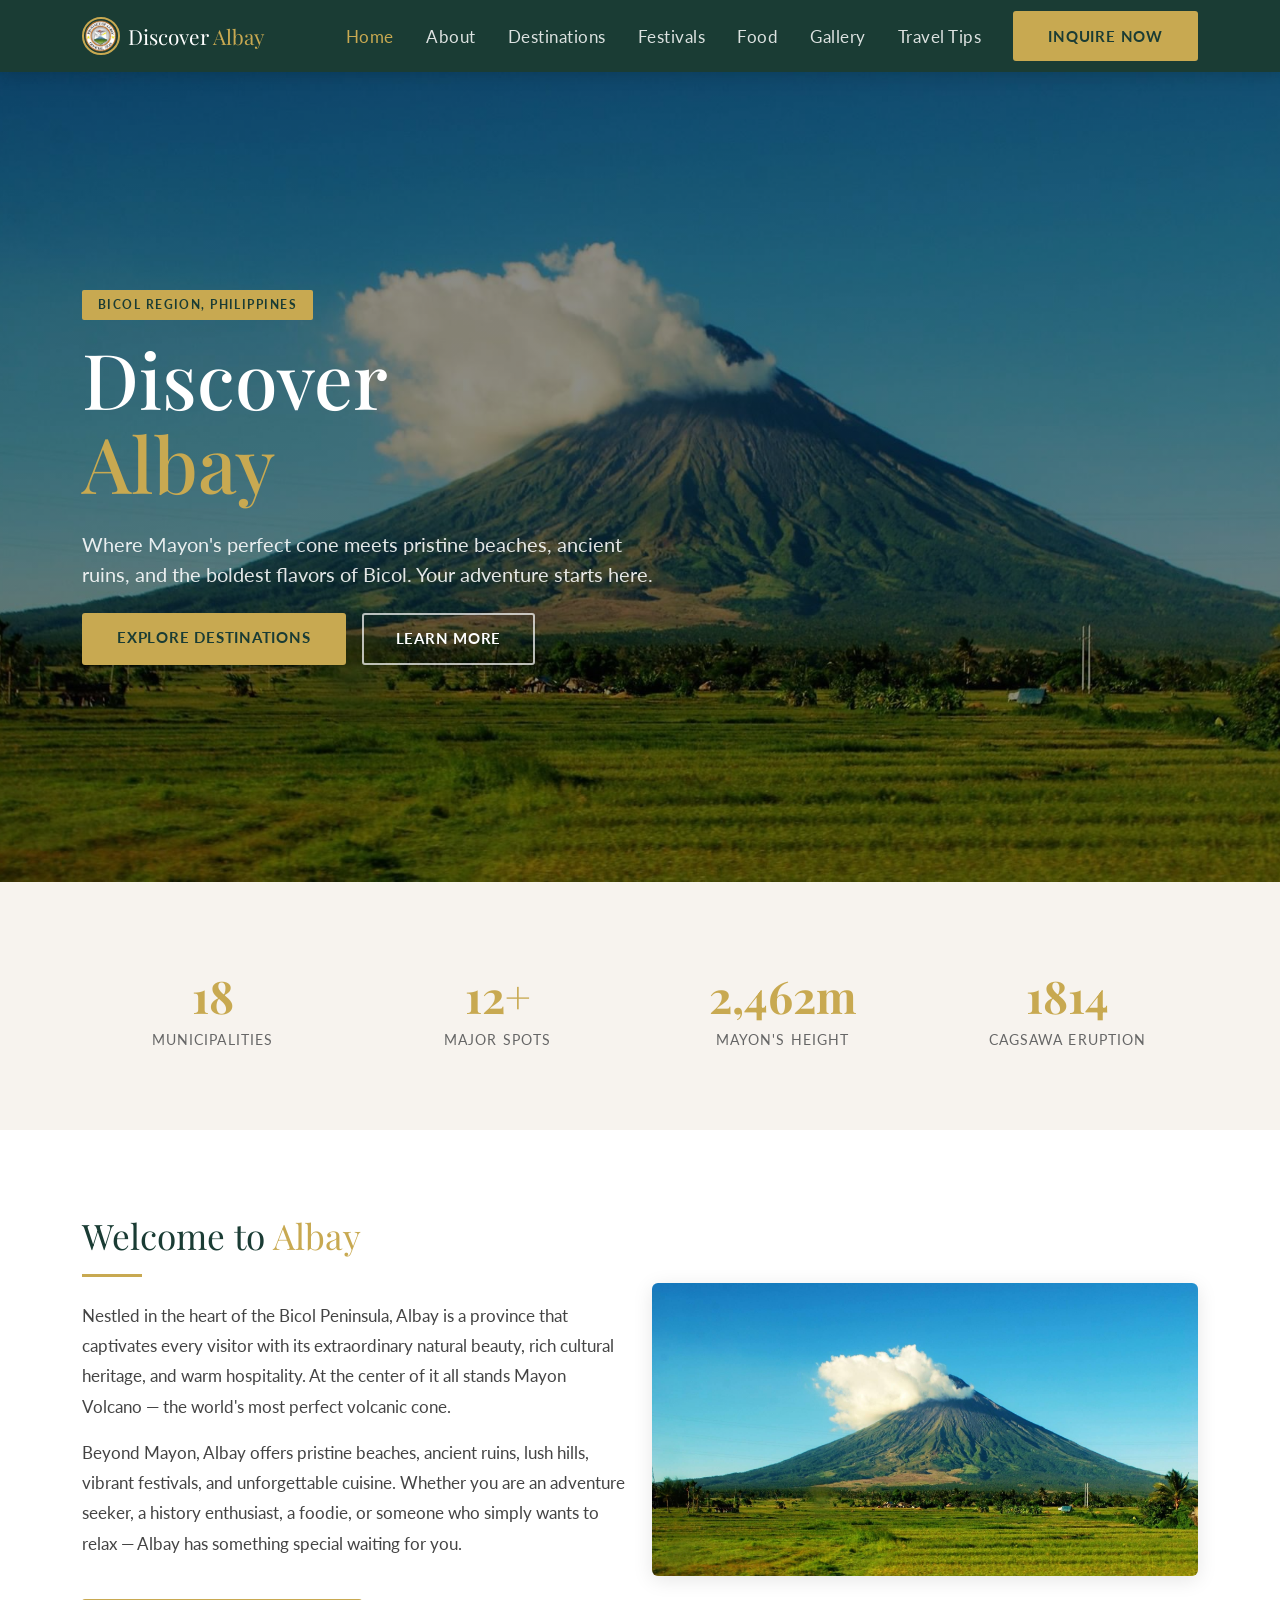
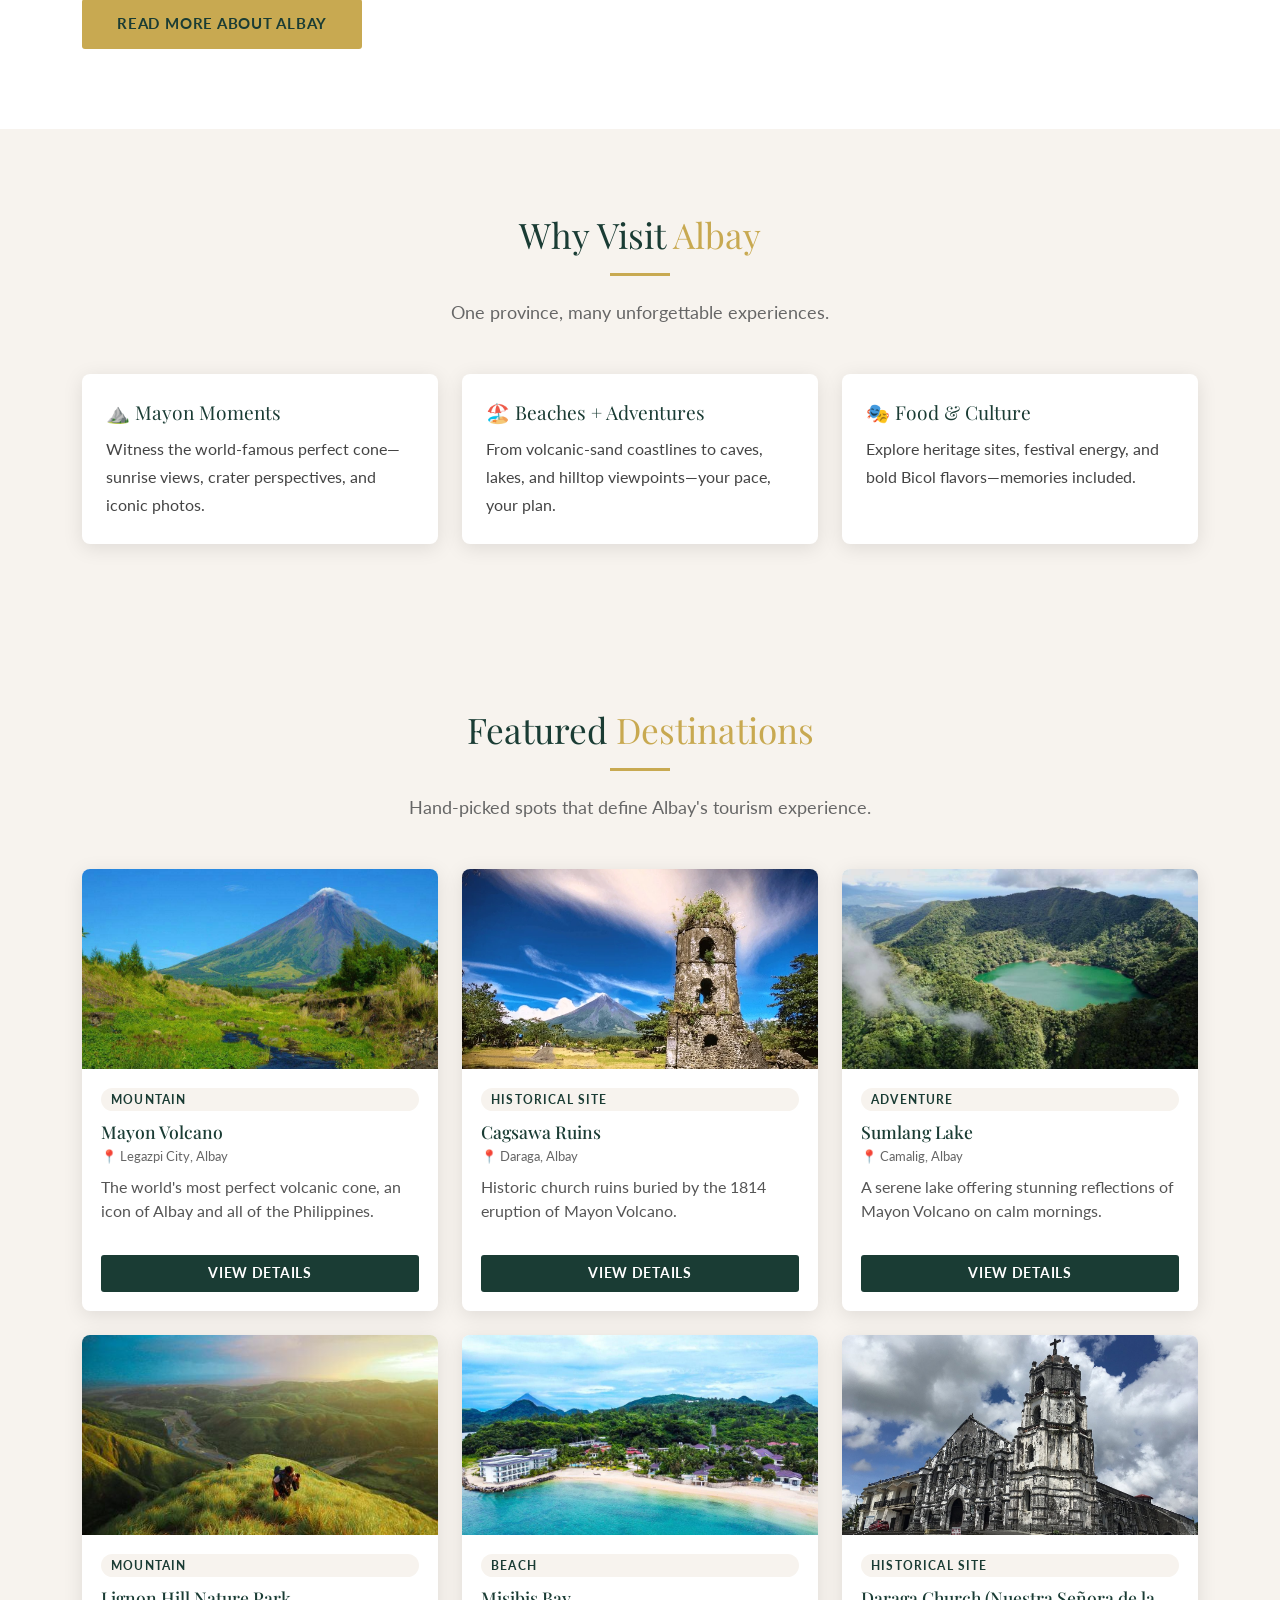
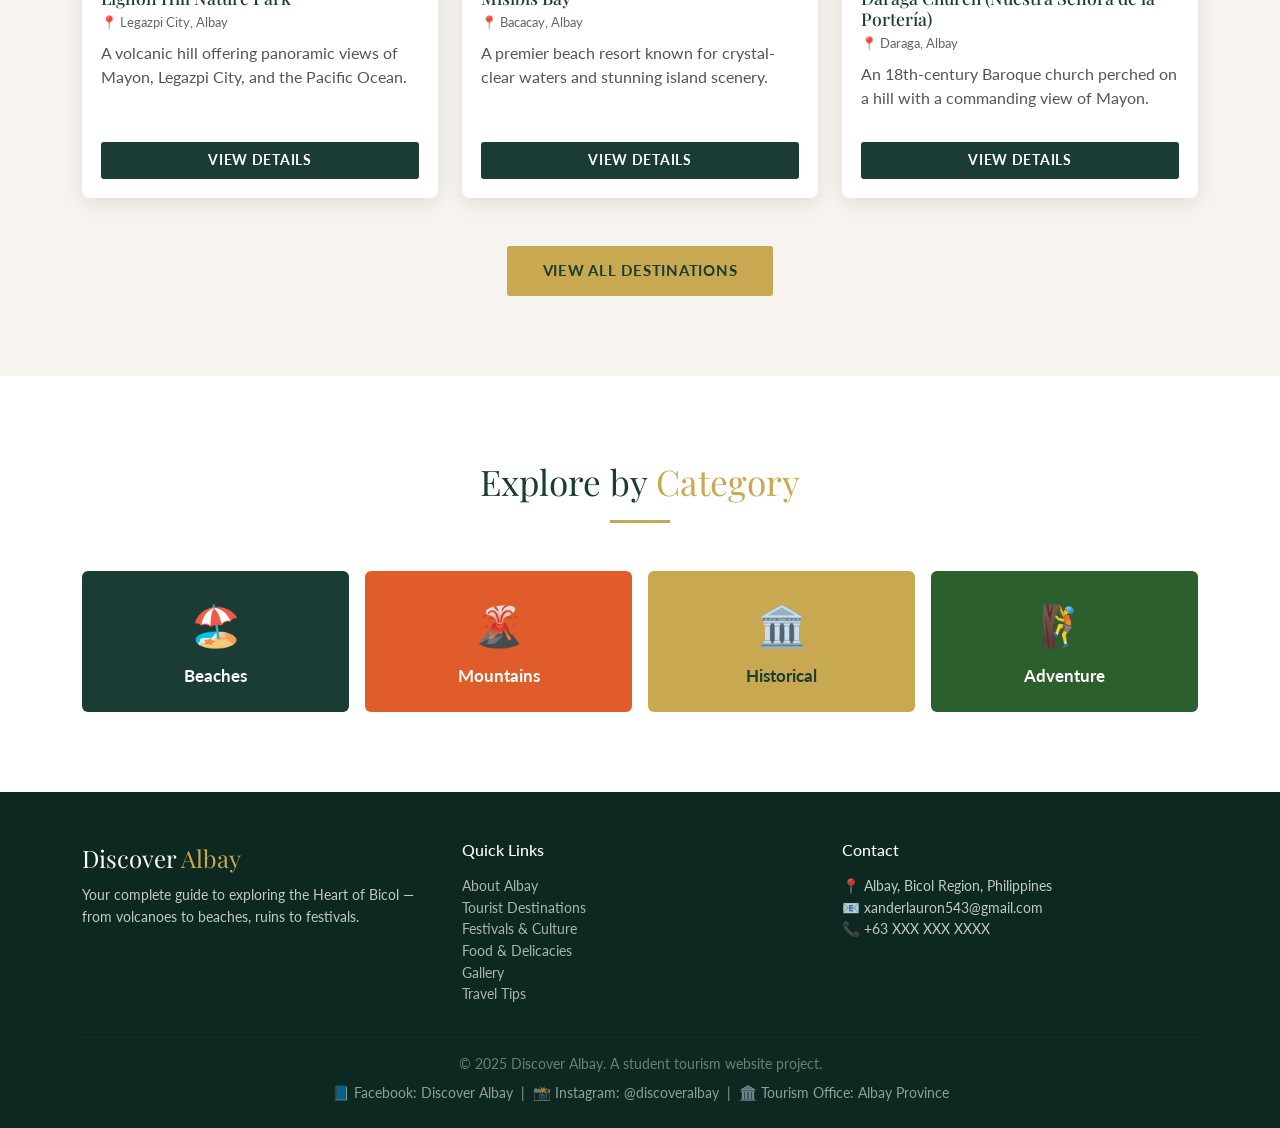
<file: index.html>
<!DOCTYPE html>
<html lang="en">
<head>
  <meta charset="UTF-8">
  <meta name="viewport" content="width=device-width, initial-scale=1.0">
  <title>Discover Albay | Home</title>
  <link rel="icon" type="image/png" href="img/icon.png">
  <link rel="shortcut icon" href="img/icon.png">
  <link rel="stylesheet" href="css/bootstrap.min.css">
  <link rel="stylesheet" href="css/style.css">
</head>
<body>

<nav class="navbar navbar-expand-lg">
  <div class="container">
    <a class="navbar-brand d-flex align-items-center gap-2" href="index.html">
      <img src="img/icon.png" alt="Albay Seal" style="width:38px;height:38px;border-radius:50%;object-fit:cover;border:2px solid var(--secondary);">
      <span>Discover <span class="brand-gold">Albay</span></span>
    </a>

    <!-- Desktop menu -->
    <div class="collapse navbar-collapse" id="navMenu">
      <ul class="navbar-nav ms-auto align-items-lg-center">
        <li class="nav-item"><a class="nav-link active" href="index.html">Home</a></li>
        <li class="nav-item"><a class="nav-link" href="about.html">About</a></li>
        <li class="nav-item"><a class="nav-link" href="destinations.html">Destinations</a></li>
        <li class="nav-item"><a class="nav-link" href="festivals.html">Festivals</a></li>
        <li class="nav-item"><a class="nav-link" href="food.html">Food</a></li>
        <li class="nav-item"><a class="nav-link" href="gallery.html">Gallery</a></li>
        <li class="nav-item"><a class="nav-link" href="tips.html">Travel Tips</a></li>
        <li class="nav-item ms-lg-3"><a class="btn-primary-custom" href="inquiry.html">Inquire Now</a></li>
      </ul>
    </div>

    <!-- Mobile hamburger -->
    <button class="navbar-toggler d-lg-none" type="button"
      data-bs-toggle="offcanvas" data-bs-target="#mobileMenu"
      aria-controls="mobileMenu" aria-label="Open menu"
      style="border:2px solid var(--secondary);border-radius:6px;padding:6px 10px;background:rgba(200,169,81,0.1);">
      <span style="display:flex;flex-direction:column;gap:5px;padding:2px;">
        <span style="display:block;width:22px;height:2px;background:var(--secondary);border-radius:2px;"></span>
        <span style="display:block;width:22px;height:2px;background:var(--secondary);border-radius:2px;"></span>
        <span style="display:block;width:16px;height:2px;background:var(--secondary);border-radius:2px;"></span>
      </span>
    </button>
  </div>
</nav>

<!-- OFFCANVAS SIDE DRAWER -->
<div class="offcanvas offcanvas-end" tabindex="-1" id="mobileMenu">
  <div class="offcanvas-header">
    <h5 class="offcanvas-title">Discover <span>Albay</span></h5>
    <button type="button" class="btn-close" data-bs-dismiss="offcanvas" aria-label="Close"></button>
  </div>
  <div class="offcanvas-body p-0">
    <ul class="navbar-nav flex-column">
      <li class="nav-item"><a class="nav-link active" href="index.html"><span class="menu-icon">🏠</span> Home</a></li>
      <li class="nav-item"><a class="nav-link" href="about.html"><span class="menu-icon">ℹ️</span> About</a></li>
      <li class="nav-item"><a class="nav-link" href="destinations.html"><span class="menu-icon">📍</span> Destinations</a></li>
      <li class="nav-item"><a class="nav-link" href="festivals.html"><span class="menu-icon">🎭</span> Festivals</a></li>
      <li class="nav-item"><a class="nav-link" href="food.html"><span class="menu-icon">🍽️</span> Food</a></li>
      <li class="nav-item"><a class="nav-link" href="gallery.html"><span class="menu-icon">🖼️</span> Gallery</a></li>
      <li class="nav-item"><a class="nav-link" href="tips.html"><span class="menu-icon">💡</span> Travel Tips</a></li>
    </ul>
    <a href="inquiry.html" class="btn-primary-custom inquire-btn">Inquire Now</a>
  </div>
</div>

<!-- HERO -->
<section class="hero">
  <div class="container hero-content">
    <div class="hero-badge">Bicol Region, Philippines</div>
    <h1>Discover<br><span>Albay</span></h1>
    <p class="my-4">Where Mayon's perfect cone meets pristine beaches, ancient ruins, and the boldest flavors of Bicol. Your adventure starts here.</p>
    <div class="d-flex flex-wrap gap-3">
      <a href="destinations.html" class="btn-primary-custom">Explore Destinations</a>
      <a href="about.html" class="btn-outline-custom">Learn More</a>
    </div>
  </div>
</section>

<!-- QUICK STATS -->
<section class="section section-alt">
  <div class="container">
    <div class="row text-center gy-4">
      <div class="col-6 col-md-3 about-stat">
        <div class="number">18</div>
        <div class="label">Municipalities</div>
      </div>
      <div class="col-6 col-md-3 about-stat">
        <div class="number">12+</div>
        <div class="label">Major Spots</div>
      </div>
      <div class="col-6 col-md-3 about-stat">
        <div class="number">2,462m</div>
        <div class="label">Mayon's Height</div>
      </div>
      <div class="col-6 col-md-3 about-stat">
        <div class="number">1814</div>
        <div class="label">Cagsawa Eruption</div>
      </div>
    </div>
  </div>
</section>

<!-- WELCOME MESSAGE -->
<section class="section">
  <div class="container">
    <div class="row align-items-center gy-5">
      <div class="col-lg-6">
        <div class="section-title">Welcome to <span>Albay</span></div>
        <div class="section-line"></div>
        <p class="mb-3" style="color:#444; line-height:1.8">
          Nestled in the heart of the Bicol Peninsula, Albay is a province that captivates every visitor with its extraordinary natural beauty, rich cultural heritage, and warm hospitality. At the center of it all stands Mayon Volcano — the world's most perfect volcanic cone.
        </p>
        <p style="color:#444; line-height:1.8">
          Beyond Mayon, Albay offers pristine beaches, ancient ruins, lush hills, vibrant festivals, and unforgettable cuisine. Whether you are an adventure seeker, a history enthusiast, a foodie, or someone who simply wants to relax — Albay has something special waiting for you.
        </p>
        <a href="about.html" class="btn-primary-custom mt-4" style="display:inline-block">Read More About Albay</a>
      </div>
      <div class="col-lg-6">
        <img src="img/background.jpg"
          alt="Mayon Volcano" class="about-img w-100">
      </div>
    </div>
  </div>
</section>

<!-- WHY VISIT ALBAY -->
<section class="section section-alt">
  <div class="container">
    <div class="text-center mb-5">
      <div class="section-title">Why Visit <span>Albay</span></div>
      <div class="section-line mx-auto"></div>
      <p class="section-sub" style="margin-bottom:0;">One province, many unforgettable experiences.</p>
    </div>

    <div class="row g-4 justify-content-center">
      <div class="col-md-4">
        <a href="destinations.html?cat=Mountain" class="text-decoration-none">
          <div class="dest-card h-100 p-4">
            <div class="section-title" style="font-size:1.2rem; margin-bottom:0.5rem;">⛰️ Mayon Moments</div>
            <p style="margin:0; color:#444; line-height:1.8;">
              Witness the world-famous perfect cone—sunrise views, crater perspectives, and iconic photos.
            </p>
          </div>
        </a>
      </div>
      <div class="col-md-4">
        <a href="destinations.html?cat=Beach" class="text-decoration-none">
          <div class="dest-card h-100 p-4">
            <div class="section-title" style="font-size:1.2rem; margin-bottom:0.5rem;">🏖️ Beaches + Adventures</div>
            <p style="margin:0; color:#444; line-height:1.8;">
              From volcanic-sand coastlines to caves, lakes, and hilltop viewpoints—your pace, your plan.
            </p>
          </div>
        </a>
      </div>
      <div class="col-md-4">
        <a href="festivals.html" class="text-decoration-none">
          <div class="dest-card h-100 p-4">
            <div class="section-title" style="font-size:1.2rem; margin-bottom:0.5rem;">🎭 Food & Culture</div>
            <p style="margin:0; color:#444; line-height:1.8;">
              Explore heritage sites, festival energy, and bold Bicol flavors—memories included.
            </p>
          </div>
        </a>
      </div>
    </div>
  </div>
</section>



<!-- FEATURED DESTINATIONS (Top 6) -->
<section class="section section-alt">
  <div class="container">
    <div class="text-center mb-5">
      <div class="section-title">Featured <span>Destinations</span></div>
      <div class="section-line mx-auto"></div>
      <p class="section-sub">Hand-picked spots that define Albay's tourism experience.</p>
    </div>
    <div class="row" id="destContainer"></div>
    <div class="text-center mt-4">
      <a href="destinations.html" class="btn-primary-custom">View All Destinations</a>
    </div>
  </div>
</section>

<!-- CATEGORIES QUICK LINKS -->
<section class="section">
  <div class="container">
    <div class="text-center mb-5">
      <div class="section-title">Explore by <span>Category</span></div>
      <div class="section-line mx-auto"></div>
    </div>
    <div class="row g-3 justify-content-center">
      <div class="col-6 col-md-3">
<a href="destinations.html?cat=Beach" class="category-card d-block text-center p-4 rounded text-decoration-none" style="background:var(--primary);color:#fff;">
          <div style="font-size:2.5rem;margin-bottom:0.5rem">🏖️</div>
          <strong>Beaches</strong>
        </a>
      </div>
      <div class="col-6 col-md-3">
<a href="destinations.html?cat=Mountain" class="category-card d-block text-center p-4 rounded text-decoration-none" style="background:var(--accent);color:#fff;">
          <div style="font-size:2.5rem;margin-bottom:0.5rem">🌋</div>
          <strong>Mountains</strong>
        </a>
      </div>
      <div class="col-6 col-md-3">
<a href="destinations.html?cat=Historical Site" class="category-card d-block text-center p-4 rounded text-decoration-none" style="background:var(--secondary);color:var(--primary);">
          <div style="font-size:2.5rem;margin-bottom:0.5rem">🏛️</div>
          <strong>Historical</strong>
        </a>
      </div>
      <div class="col-6 col-md-3">
<a href="destinations.html?cat=Adventure" class="category-card d-block text-center p-4 rounded text-decoration-none" style="background:#2c5f2e;color:#fff;">
          <div style="font-size:2.5rem;margin-bottom:0.5rem">🧗</div>
          <strong>Adventure</strong>
        </a>
      </div>
    </div>
  </div>
</section>

<!-- DESTINATION MODAL -->
<div class="modal fade" id="destModal" tabindex="-1">
  <div class="modal-dialog modal-lg modal-dialog-scrollable">
    <div class="modal-content">
      <div class="modal-header">
        <h5 class="modal-title" id="modalTitle">Destination</h5>
        <button type="button" class="btn-close" data-bs-dismiss="modal"></button>
      </div>
      <div class="modal-body" id="modalBody"></div>
    </div>
  </div>
</div>

<!-- Back to Top -->
<button id="topBtn" aria-label="Back to top" title="Back to top">↑</button>

<!-- FOOTER -->
<footer>
  <div class="container">
    <div class="row gy-4">
      <div class="col-md-4">
        <div class="footer-brand">Discover <span>Albay</span></div>
        <p style="font-size:0.9rem">Your complete guide to exploring the Heart of Bicol — from volcanoes to beaches, ruins to festivals.</p>
      </div>
      <div class="col-md-4">
        <h6 style="color:#fff;margin-bottom:1rem">Quick Links</h6>
        <ul class="list-unstyled" style="font-size:0.9rem">
          <li><a href="about.html">About Albay</a></li>
          <li><a href="destinations.html">Tourist Destinations</a></li>
          <li><a href="festivals.html">Festivals & Culture</a></li>
          <li><a href="food.html">Food & Delicacies</a></li>
          <li><a href="gallery.html">Gallery</a></li>
          <li><a href="tips.html">Travel Tips</a></li>
        </ul>
      </div>
      <div class="col-md-4">
        <h6 style="color:#fff;margin-bottom:1rem">Contact</h6>
        <p style="font-size:0.9rem">
          📍 Albay, Bicol Region, Philippines<br>
          📧 xanderlauron543@gmail.com<br>
          📞 +63 XXX XXX XXXX
        </p>
      </div>
    </div>
    <hr>
<div class="footer-bottom text-center">
      © 2025 Discover Albay. A student tourism website project.
      <div style="margin-top:0.5rem; color:rgba(255,255,255,0.55); font-size:0.9rem;">
        📘 Facebook: Discover Albay &nbsp;|&nbsp; 📸 Instagram: @discoveralbay &nbsp;|&nbsp; 🏛️ Tourism Office: Albay Province
      </div>
    </div>
  </div>
</footer>

<script src="js/bootstrap.bundle.min.js"></script>
<script src="js/main.js"></script>
<script>
  // Back to Top
  document.addEventListener('DOMContentLoaded', () => {
    const topBtn = document.getElementById('topBtn');
    if (!topBtn) return;

    const toggleBtn = () => {
      topBtn.classList.toggle('show', window.scrollY > 400);
    };

    toggleBtn();
    window.addEventListener('scroll', toggleBtn);

    topBtn.addEventListener('click', () => {
      window.scrollTo({ top: 0, behavior: 'smooth' });
    });
  });

  // Override to show only first 6 on homepage
  document.addEventListener('DOMContentLoaded', () => {
    renderDestinations(destinations.slice(0, 6), 'destContainer');
  });
</script>
</body>
</html>
</file>
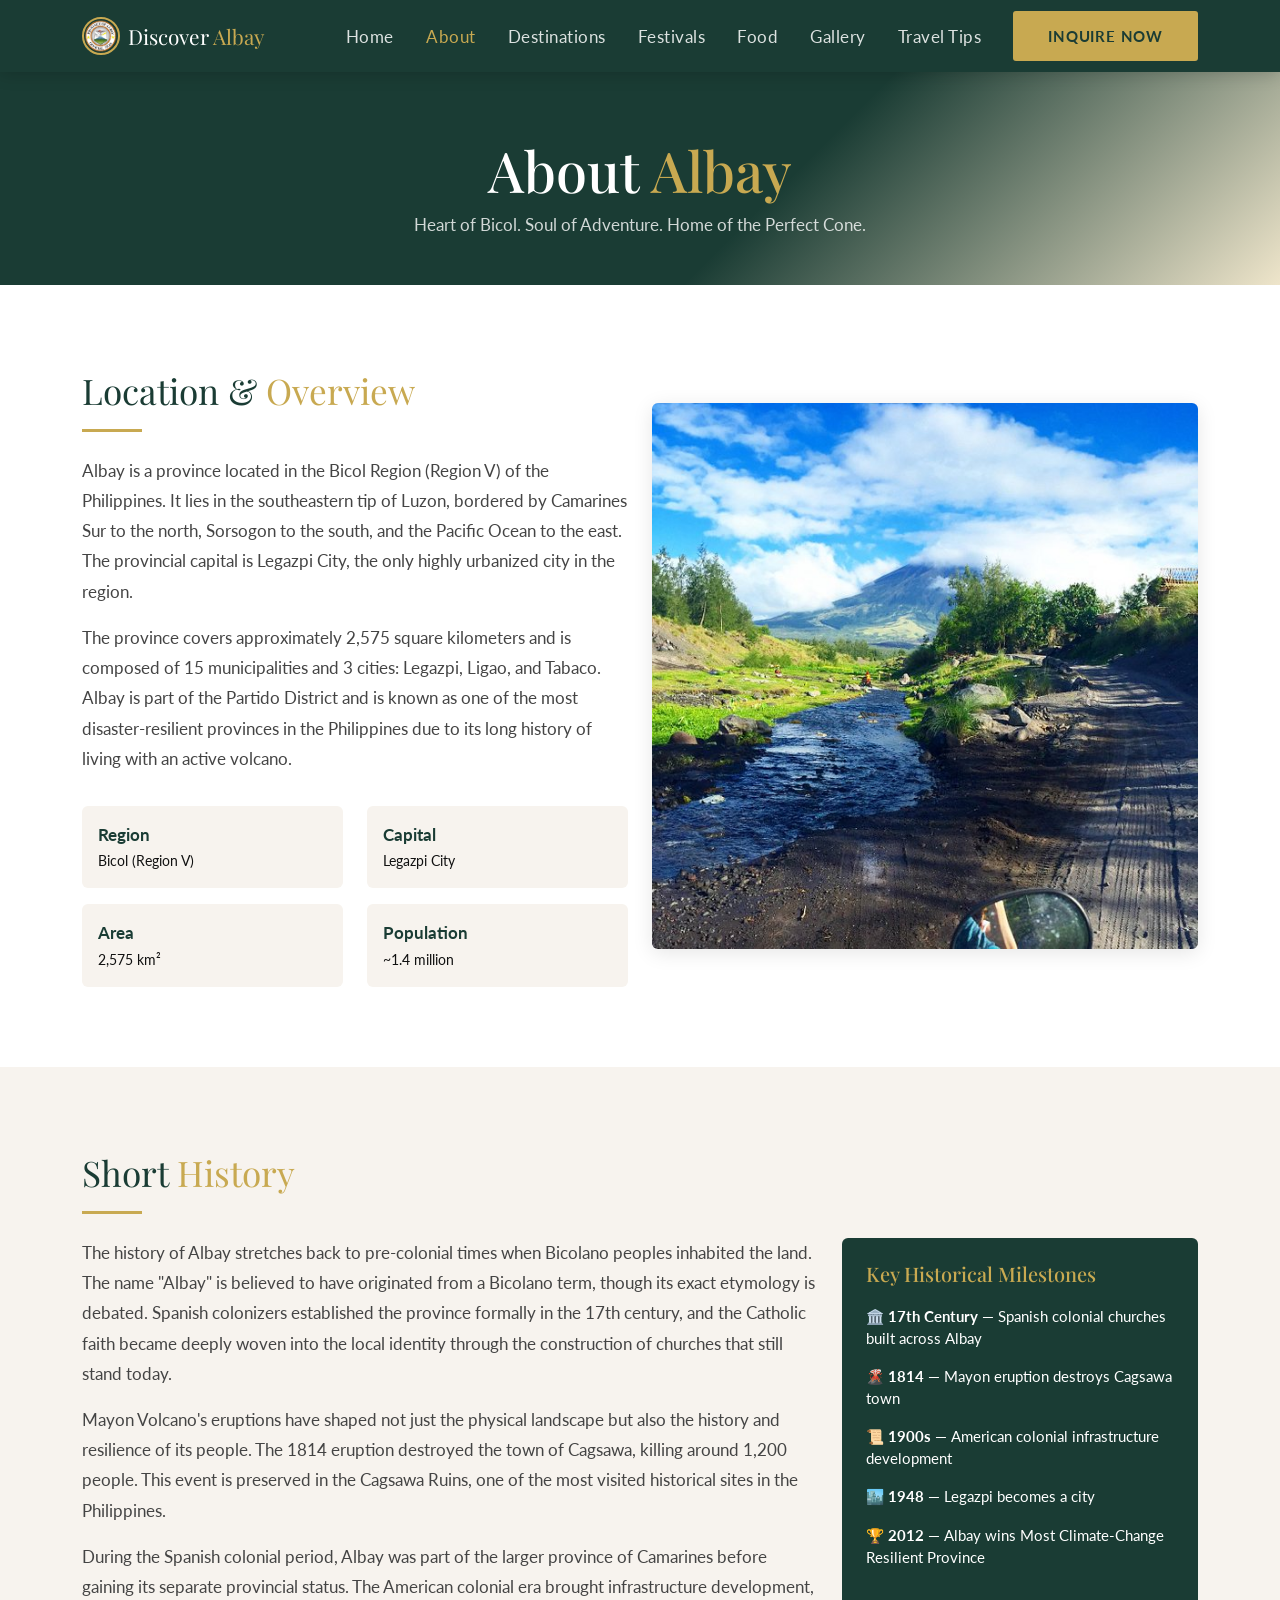
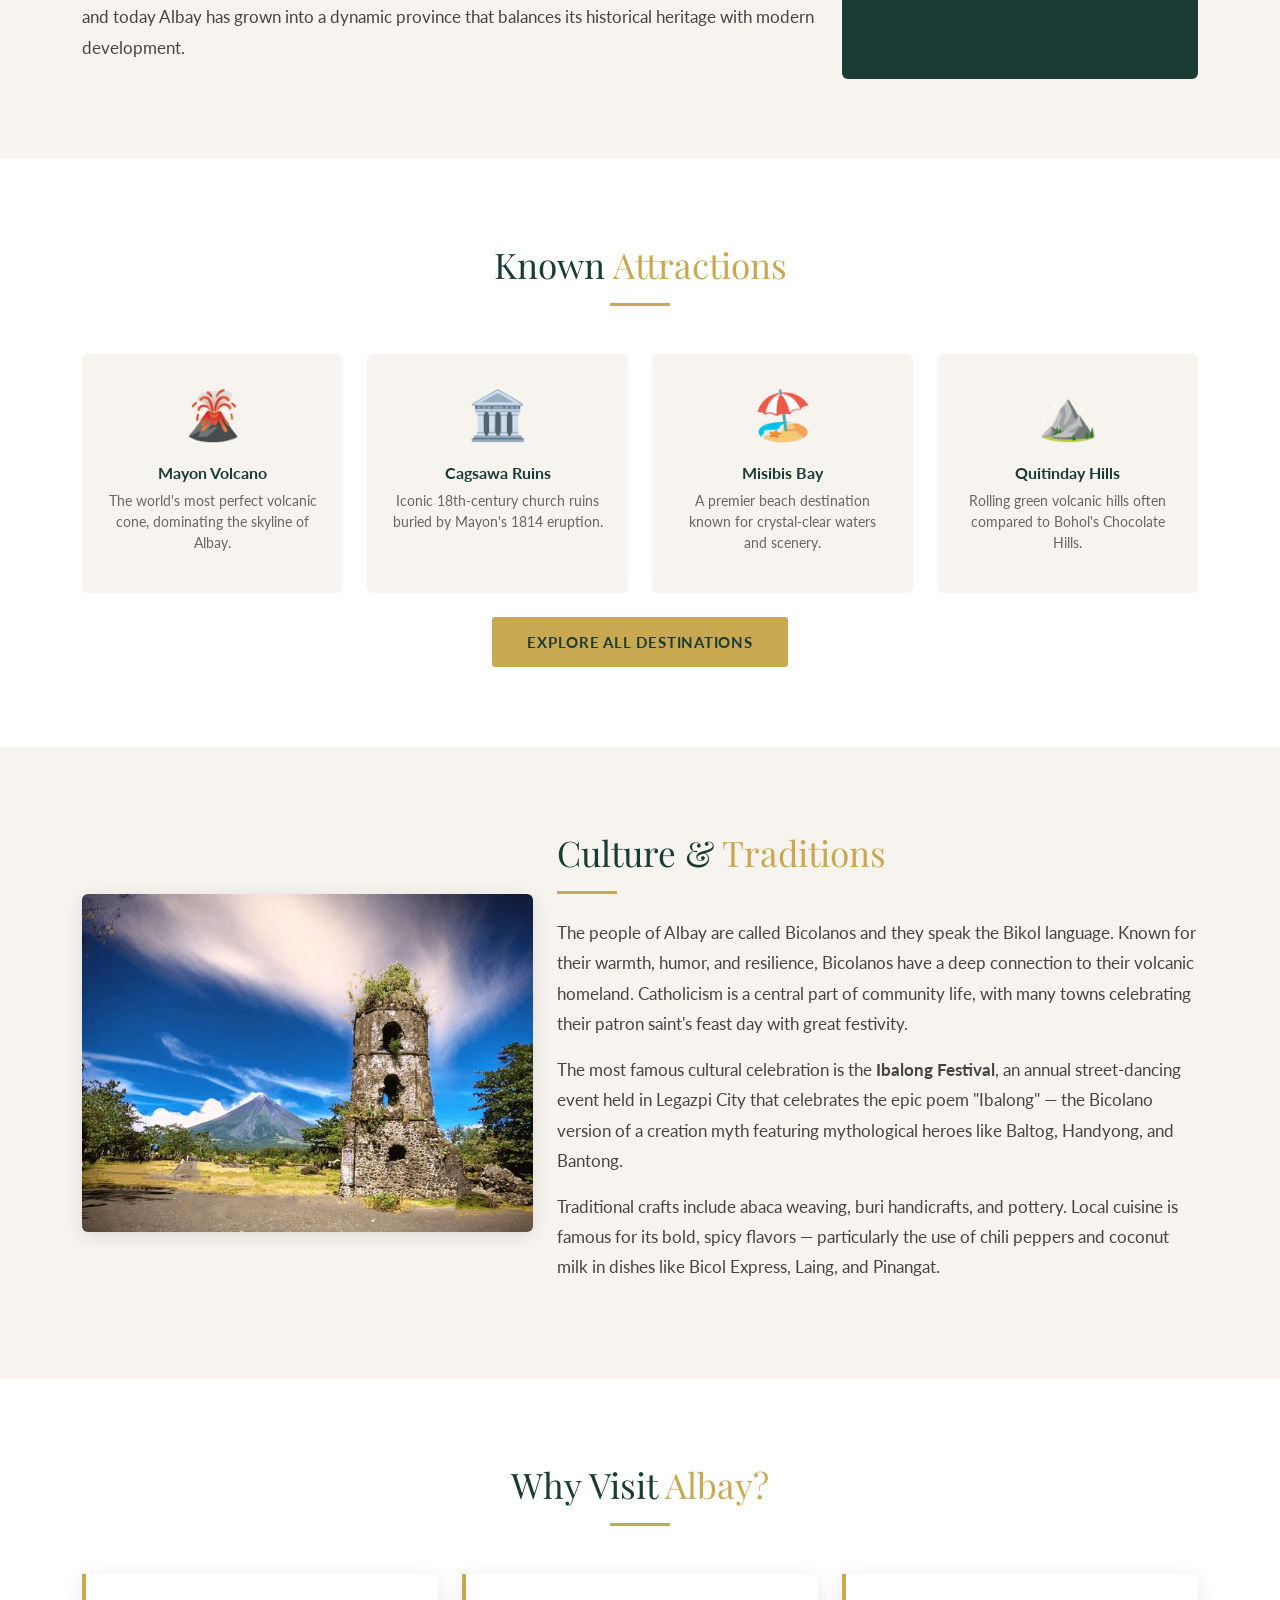
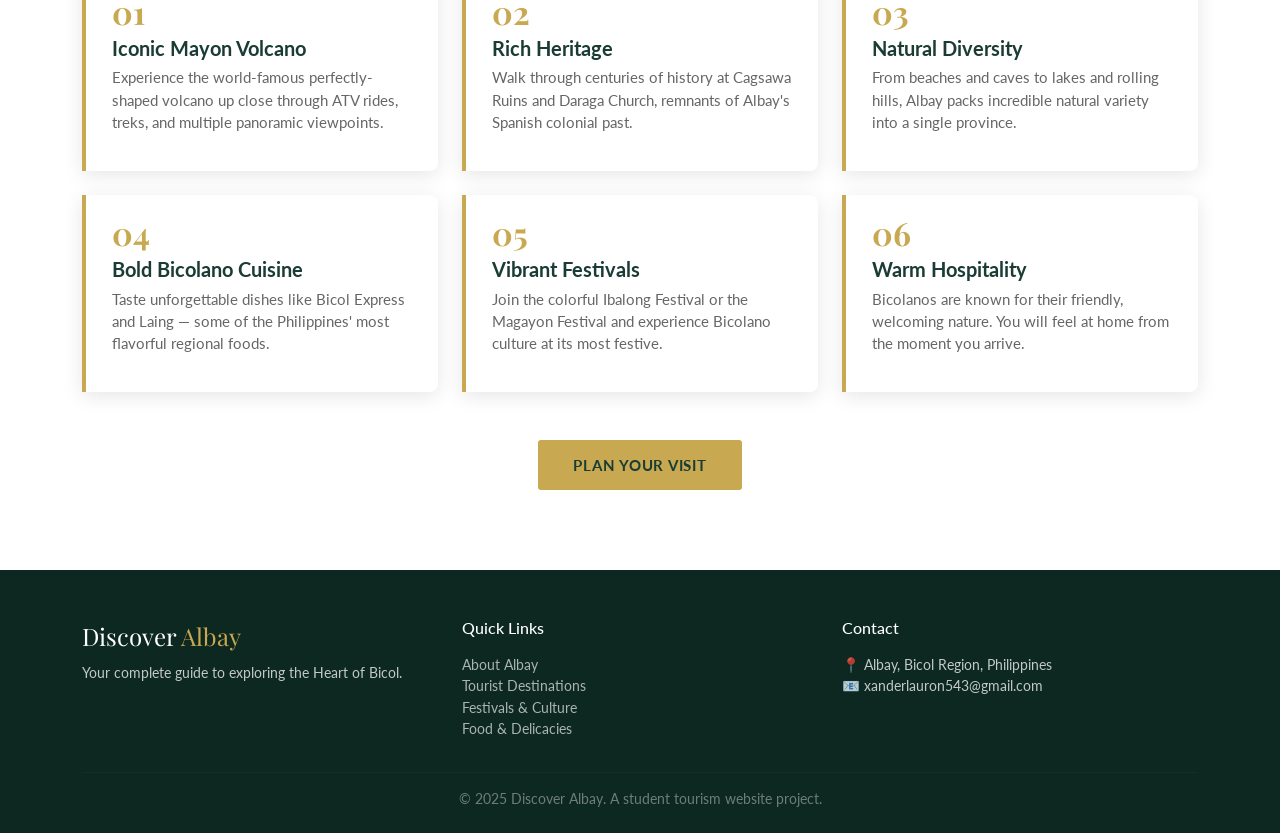
<file: about.html>
<!DOCTYPE html>
<html lang="en">
<head>
  <meta charset="UTF-8">
  <meta name="viewport" content="width=device-width, initial-scale=1.0">
  <title>Discover Albay | About</title>
  <link rel="icon" type="image/png" href="img/icon.png">
  <link rel="shortcut icon" href="img/icon.png">
  <link rel="stylesheet" href="css/bootstrap.min.css">
  <link rel="stylesheet" href="css/style.css">
</head>
<body>

<nav class="navbar navbar-expand-lg">
  <div class="container">
    <a class="navbar-brand d-flex align-items-center gap-2" href="index.html">
      <img src="img/icon.png" alt="Albay Seal" style="width:38px;height:38px;border-radius:50%;object-fit:cover;border:2px solid var(--secondary);">
      <span>Discover <span class="brand-gold">Albay</span></span>
    </a>

    <!-- Desktop menu -->
    <div class="collapse navbar-collapse" id="navMenu">
      <ul class="navbar-nav ms-auto align-items-lg-center">
        <li class="nav-item"><a class="nav-link" href="index.html">Home</a></li>
        <li class="nav-item"><a class="nav-link active" href="about.html">About</a></li>
        <li class="nav-item"><a class="nav-link" href="destinations.html">Destinations</a></li>
        <li class="nav-item"><a class="nav-link" href="festivals.html">Festivals</a></li>
        <li class="nav-item"><a class="nav-link" href="food.html">Food</a></li>
        <li class="nav-item"><a class="nav-link" href="gallery.html">Gallery</a></li>
        <li class="nav-item"><a class="nav-link" href="tips.html">Travel Tips</a></li>
        <li class="nav-item ms-lg-3"><a class="btn-primary-custom" href="inquiry.html">Inquire Now</a></li>
      </ul>
    </div>

    <!-- Mobile hamburger -->
    <button class="navbar-toggler d-lg-none" type="button"
      data-bs-toggle="offcanvas" data-bs-target="#mobileMenu"
      aria-controls="mobileMenu" aria-label="Open menu"
      style="border:2px solid var(--secondary);border-radius:6px;padding:6px 10px;background:rgba(200,169,81,0.1);">
      <span style="display:flex;flex-direction:column;gap:5px;padding:2px;">
        <span style="display:block;width:22px;height:2px;background:var(--secondary);border-radius:2px;"></span>
        <span style="display:block;width:22px;height:2px;background:var(--secondary);border-radius:2px;"></span>
        <span style="display:block;width:16px;height:2px;background:var(--secondary);border-radius:2px;"></span>
      </span>
    </button>
  </div>
</nav>

<!-- OFFCANVAS SIDE DRAWER -->
<div class="offcanvas offcanvas-end" tabindex="-1" id="mobileMenu">
  <div class="offcanvas-header">
    <h5 class="offcanvas-title">Discover <span>Albay</span></h5>
    <button type="button" class="btn-close" data-bs-dismiss="offcanvas" aria-label="Close"></button>
  </div>
  <div class="offcanvas-body p-0">
    <ul class="navbar-nav flex-column">
      <li class="nav-item"><a class="nav-link" href="index.html"><span class="menu-icon">🏠</span> Home</a></li>
      <li class="nav-item"><a class="nav-link active" href="about.html"><span class="menu-icon">ℹ️</span> About</a></li>
      <li class="nav-item"><a class="nav-link" href="destinations.html"><span class="menu-icon">📍</span> Destinations</a></li>
      <li class="nav-item"><a class="nav-link" href="festivals.html"><span class="menu-icon">🎭</span> Festivals</a></li>
      <li class="nav-item"><a class="nav-link" href="food.html"><span class="menu-icon">🍽️</span> Food</a></li>
      <li class="nav-item"><a class="nav-link" href="gallery.html"><span class="menu-icon">🖼️</span> Gallery</a></li>
      <li class="nav-item"><a class="nav-link" href="tips.html"><span class="menu-icon">💡</span> Travel Tips</a></li>
    </ul>
    <a href="inquiry.html" class="btn-primary-custom inquire-btn">Inquire Now</a>
  </div>
</div>

<!-- PAGE HERO -->
<section class="page-hero">
  <div class="container">
    <h1>About <span>Albay</span></h1>
    <p>Heart of Bicol. Soul of Adventure. Home of the Perfect Cone.</p>
  </div>
</section>

<!-- LOCATION & OVERVIEW -->
<section class="section">
  <div class="container">
    <div class="row align-items-center gy-5">
      <div class="col-lg-6">
        <div class="section-title">Location & <span>Overview</span></div>
        <div class="section-line"></div>
        <p style="color:#444;line-height:1.8;margin-bottom:1rem">
          Albay is a province located in the Bicol Region (Region V) of the Philippines. It lies in the southeastern tip of Luzon, bordered by Camarines Sur to the north, Sorsogon to the south, and the Pacific Ocean to the east. The provincial capital is Legazpi City, the only highly urbanized city in the region.
        </p>
        <p style="color:#444;line-height:1.8;margin-bottom:1rem">
          The province covers approximately 2,575 square kilometers and is composed of 15 municipalities and 3 cities: Legazpi, Ligao, and Tabaco. Albay is part of the Partido District and is known as one of the most disaster-resilient provinces in the Philippines due to its long history of living with an active volcano.
        </p>
        <div class="row gy-3 mt-2">
          <div class="col-6">
            <div class="p-3 rounded" style="background:var(--light)">
              <strong style="color:var(--primary)">Region</strong><br>
              <span style="font-size:0.9rem">Bicol (Region V)</span>
            </div>
          </div>
          <div class="col-6">
            <div class="p-3 rounded" style="background:var(--light)">
              <strong style="color:var(--primary)">Capital</strong><br>
              <span style="font-size:0.9rem">Legazpi City</span>
            </div>
          </div>
          <div class="col-6">
            <div class="p-3 rounded" style="background:var(--light)">
              <strong style="color:var(--primary)">Area</strong><br>
              <span style="font-size:0.9rem">2,575 km²</span>
            </div>
          </div>
          <div class="col-6">
            <div class="p-3 rounded" style="background:var(--light)">
              <strong style="color:var(--primary)">Population</strong><br>
              <span style="font-size:0.9rem">~1.4 million</span>
            </div>
          </div>
        </div>
      </div>
      <div class="col-lg-6">
        <img src="img/legazpi.jpg"
          alt="Legazpi City" class="about-img w-100">
      </div>
    </div>
  </div>
</section>

<!-- HISTORY -->
<section class="section section-alt">
  <div class="container">
    <div class="section-title">Short <span>History</span></div>
    <div class="section-line"></div>
    <div class="row gy-4">
      <div class="col-lg-8">
        <p style="color:#444;line-height:1.8;margin-bottom:1rem">
          The history of Albay stretches back to pre-colonial times when Bicolano peoples inhabited the land. The name "Albay" is believed to have originated from a Bicolano term, though its exact etymology is debated. Spanish colonizers established the province formally in the 17th century, and the Catholic faith became deeply woven into the local identity through the construction of churches that still stand today.
        </p>
        <p style="color:#444;line-height:1.8;margin-bottom:1rem">
          Mayon Volcano's eruptions have shaped not just the physical landscape but also the history and resilience of its people. The 1814 eruption destroyed the town of Cagsawa, killing around 1,200 people. This event is preserved in the Cagsawa Ruins, one of the most visited historical sites in the Philippines.
        </p>
        <p style="color:#444;line-height:1.8">
          During the Spanish colonial period, Albay was part of the larger province of Camarines before gaining its separate provincial status. The American colonial era brought infrastructure development, and today Albay has grown into a dynamic province that balances its historical heritage with modern development.
        </p>
      </div>
      <div class="col-lg-4">
        <div class="p-4 rounded h-100" style="background:var(--primary);color:#fff">
          <h5 style="color:var(--secondary);font-family:'Playfair Display',serif;margin-bottom:1.2rem">Key Historical Milestones</h5>
          <ul class="list-unstyled" style="font-size:0.92rem">
            <li class="mb-3">🏛️ <strong>17th Century</strong> — Spanish colonial churches built across Albay</li>
            <li class="mb-3">🌋 <strong>1814</strong> — Mayon eruption destroys Cagsawa town</li>
            <li class="mb-3">📜 <strong>1900s</strong> — American colonial infrastructure development</li>
            <li class="mb-3">🏙️ <strong>1948</strong> — Legazpi becomes a city</li>
            <li class="mb-3">🏆 <strong>2012</strong> — Albay wins Most Climate-Change Resilient Province</li>
          </ul>
        </div>
      </div>
    </div>
  </div>
</section>

<!-- KNOWN ATTRACTIONS -->
<section class="section">
  <div class="container">
    <div class="text-center mb-5">
      <div class="section-title">Known <span>Attractions</span></div>
      <div class="section-line mx-auto"></div>
    </div>
    <div class="row g-4">
      <div class="col-md-6 col-lg-3">
        <div class="text-center p-4 h-100 rounded" style="background:var(--light)">
          <div style="font-size:3rem;margin-bottom:0.8rem">🌋</div>
          <h6 style="color:var(--primary);font-weight:700">Mayon Volcano</h6>
          <p style="font-size:0.88rem;color:var(--gray)">The world's most perfect volcanic cone, dominating the skyline of Albay.</p>
        </div>
      </div>
      <div class="col-md-6 col-lg-3">
        <div class="text-center p-4 h-100 rounded" style="background:var(--light)">
          <div style="font-size:3rem;margin-bottom:0.8rem">🏛️</div>
          <h6 style="color:var(--primary);font-weight:700">Cagsawa Ruins</h6>
          <p style="font-size:0.88rem;color:var(--gray)">Iconic 18th-century church ruins buried by Mayon's 1814 eruption.</p>
        </div>
      </div>
      <div class="col-md-6 col-lg-3">
        <div class="text-center p-4 h-100 rounded" style="background:var(--light)">
          <div style="font-size:3rem;margin-bottom:0.8rem">🏖️</div>
          <h6 style="color:var(--primary);font-weight:700">Misibis Bay</h6>
          <p style="font-size:0.88rem;color:var(--gray)">A premier beach destination known for crystal-clear waters and scenery.</p>
        </div>
      </div>
      <div class="col-md-6 col-lg-3">
        <div class="text-center p-4 h-100 rounded" style="background:var(--light)">
          <div style="font-size:3rem;margin-bottom:0.8rem">⛰️</div>
          <h6 style="color:var(--primary);font-weight:700">Quitinday Hills</h6>
          <p style="font-size:0.88rem;color:var(--gray)">Rolling green volcanic hills often compared to Bohol's Chocolate Hills.</p>
        </div>
      </div>
    </div>
    <div class="text-center mt-4">
      <a href="destinations.html" class="btn-primary-custom">Explore All Destinations</a>
    </div>
  </div>
</section>

<!-- CULTURE & TRADITIONS -->
<section class="section section-alt">
  <div class="container">
    <div class="row align-items-center gy-5">
      <div class="col-lg-5">
        <img src="img/cagsawa.webp"
          alt="Albay Culture" class="about-img w-100">
      </div>
      <div class="col-lg-7">
        <div class="section-title">Culture & <span>Traditions</span></div>
        <div class="section-line"></div>
        <p style="color:#444;line-height:1.8;margin-bottom:1rem">
          The people of Albay are called Bicolanos and they speak the Bikol language. Known for their warmth, humor, and resilience, Bicolanos have a deep connection to their volcanic homeland. Catholicism is a central part of community life, with many towns celebrating their patron saint's feast day with great festivity.
        </p>
        <p style="color:#444;line-height:1.8;margin-bottom:1rem">
          The most famous cultural celebration is the <strong>Ibalong Festival</strong>, an annual street-dancing event held in Legazpi City that celebrates the epic poem "Ibalong" — the Bicolano version of a creation myth featuring mythological heroes like Baltog, Handyong, and Bantong.
        </p>
        <p style="color:#444;line-height:1.8">
          Traditional crafts include abaca weaving, buri handicrafts, and pottery. Local cuisine is famous for its bold, spicy flavors — particularly the use of chili peppers and coconut milk in dishes like Bicol Express, Laing, and Pinangat.
        </p>
      </div>
    </div>
  </div>
</section>

<!-- WHY VISIT -->
<section class="section">
  <div class="container">
    <div class="text-center mb-5">
      <div class="section-title">Why Visit <span>Albay?</span></div>
      <div class="section-line mx-auto"></div>
    </div>
    <div class="row g-4">
      <div class="col-md-6 col-lg-4">
        <div class="tip-card h-100">
          <div class="tip-num">01</div>
          <h5>Iconic Mayon Volcano</h5>
          <p>Experience the world-famous perfectly-shaped volcano up close through ATV rides, treks, and multiple panoramic viewpoints.</p>
        </div>
      </div>
      <div class="col-md-6 col-lg-4">
        <div class="tip-card h-100">
          <div class="tip-num">02</div>
          <h5>Rich Heritage</h5>
          <p>Walk through centuries of history at Cagsawa Ruins and Daraga Church, remnants of Albay's Spanish colonial past.</p>
        </div>
      </div>
      <div class="col-md-6 col-lg-4">
        <div class="tip-card h-100">
          <div class="tip-num">03</div>
          <h5>Natural Diversity</h5>
          <p>From beaches and caves to lakes and rolling hills, Albay packs incredible natural variety into a single province.</p>
        </div>
      </div>
      <div class="col-md-6 col-lg-4">
        <div class="tip-card h-100">
          <div class="tip-num">04</div>
          <h5>Bold Bicolano Cuisine</h5>
          <p>Taste unforgettable dishes like Bicol Express and Laing — some of the Philippines' most flavorful regional foods.</p>
        </div>
      </div>
      <div class="col-md-6 col-lg-4">
        <div class="tip-card h-100">
          <div class="tip-num">05</div>
          <h5>Vibrant Festivals</h5>
          <p>Join the colorful Ibalong Festival or the Magayon Festival and experience Bicolano culture at its most festive.</p>
        </div>
      </div>
      <div class="col-md-6 col-lg-4">
        <div class="tip-card h-100">
          <div class="tip-num">06</div>
          <h5>Warm Hospitality</h5>
          <p>Bicolanos are known for their friendly, welcoming nature. You will feel at home from the moment you arrive.</p>
        </div>
      </div>
    </div>
    <div class="text-center mt-5">
      <a href="inquiry.html" class="btn-primary-custom">Plan Your Visit</a>
    </div>
  </div>
</section>

<!-- FOOTER -->
<footer>
  <div class="container">
    <div class="row gy-4">
      <div class="col-md-4">
        <div class="footer-brand">Discover <span>Albay</span></div>
        <p style="font-size:0.9rem">Your complete guide to exploring the Heart of Bicol.</p>
      </div>
      <div class="col-md-4">
        <h6 style="color:#fff;margin-bottom:1rem">Quick Links</h6>
        <ul class="list-unstyled" style="font-size:0.9rem">
          <li><a href="about.html">About Albay</a></li>
          <li><a href="destinations.html">Tourist Destinations</a></li>
          <li><a href="festivals.html">Festivals & Culture</a></li>
          <li><a href="food.html">Food & Delicacies</a></li>
        </ul>
      </div>
      <div class="col-md-4">
        <h6 style="color:#fff;margin-bottom:1rem">Contact</h6>
        <p style="font-size:0.9rem">📍 Albay, Bicol Region, Philippines<br>📧 xanderlauron543@gmail.com</p>
      </div>
    </div>
    <hr>
    <div class="footer-bottom text-center">© 2025 Discover Albay. A student tourism website project.</div>
  </div>
</footer>

<script src="js/bootstrap.bundle.min.js"></script>
<script src="js/main.js"></script>
</body>
</html>
</file>
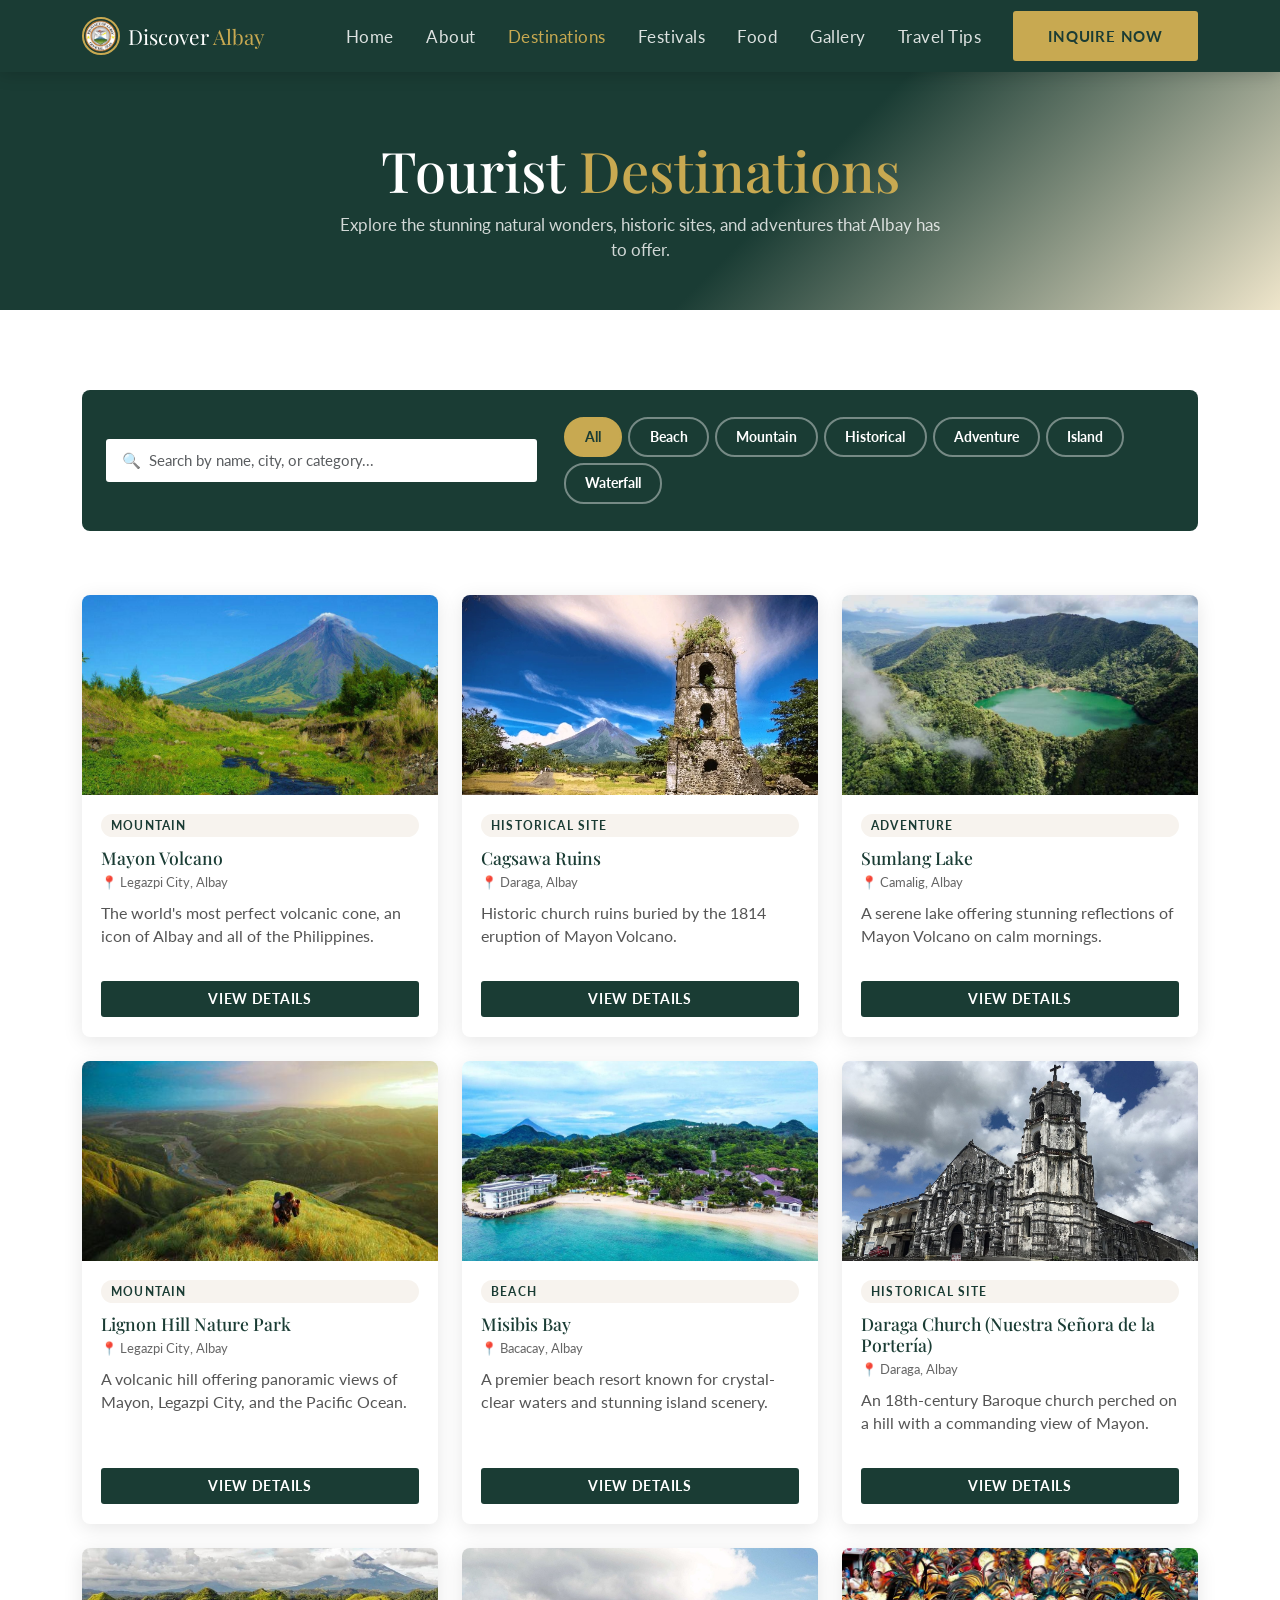
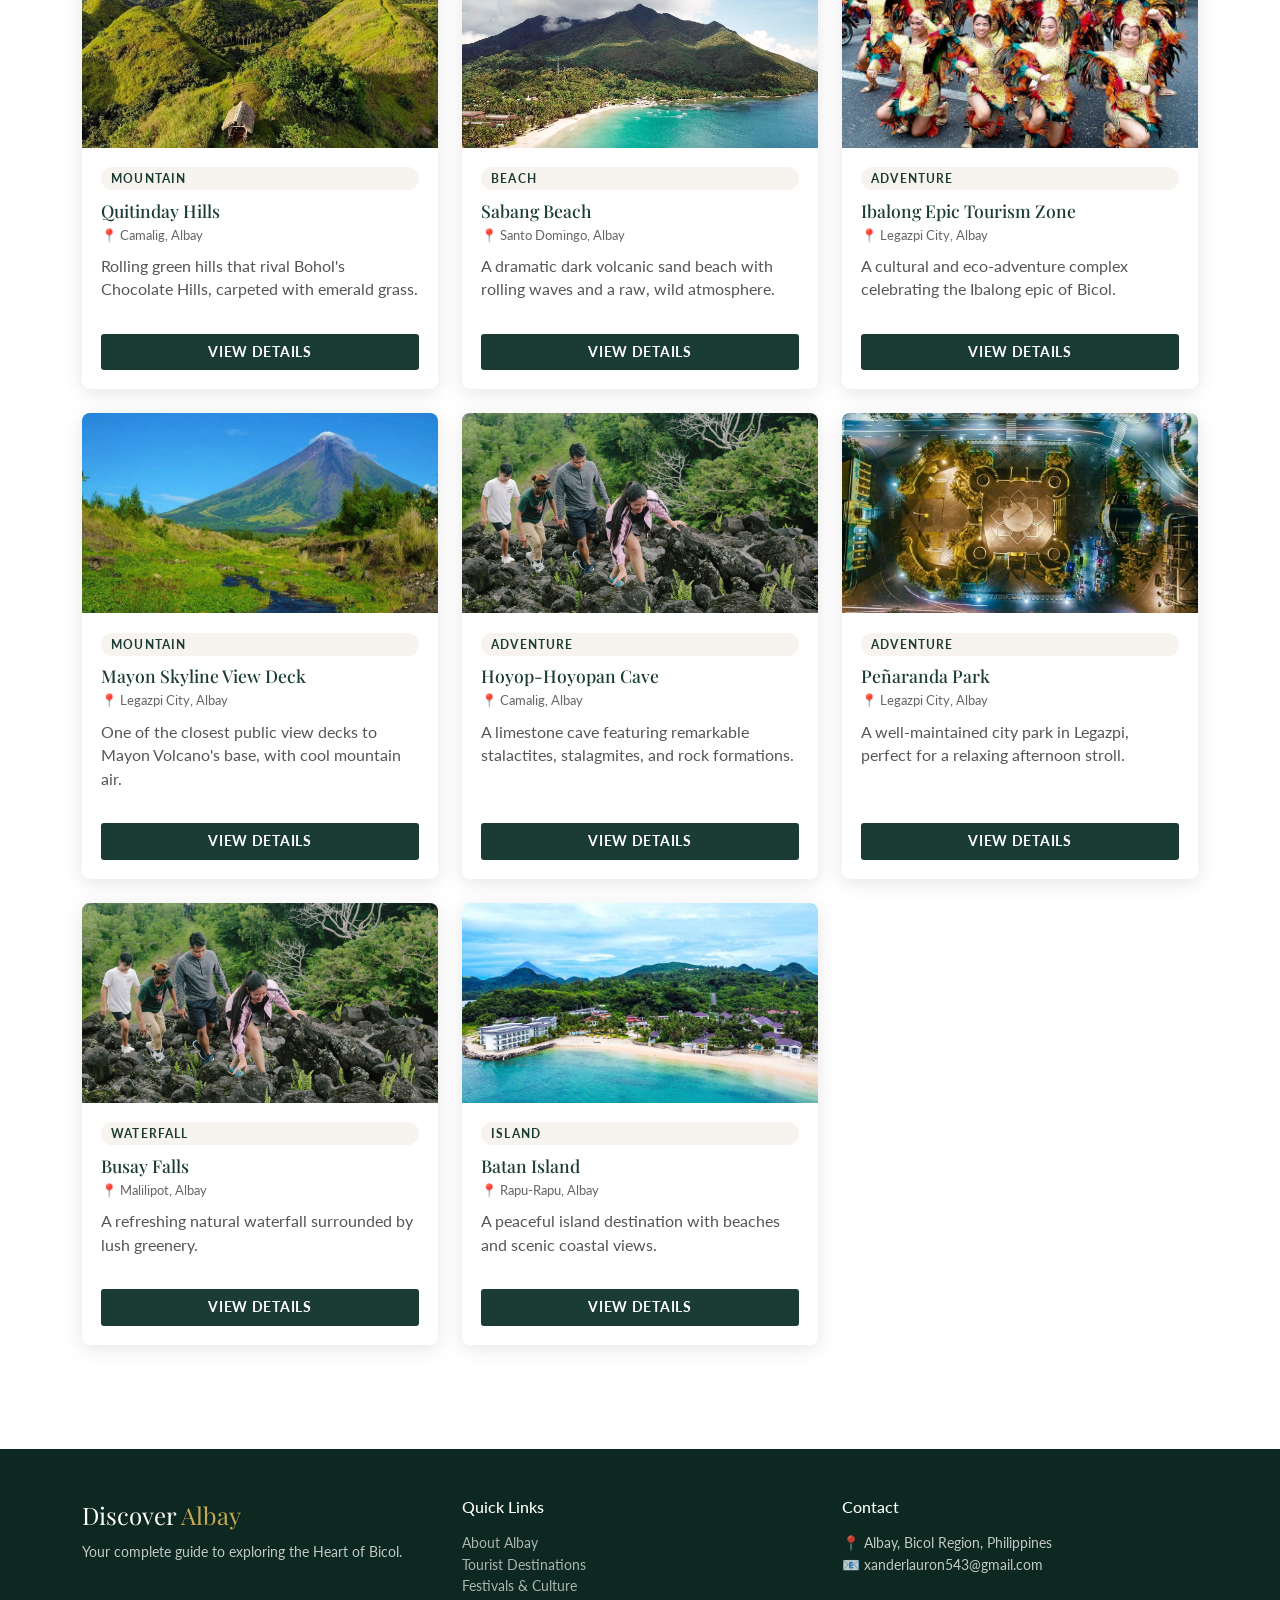
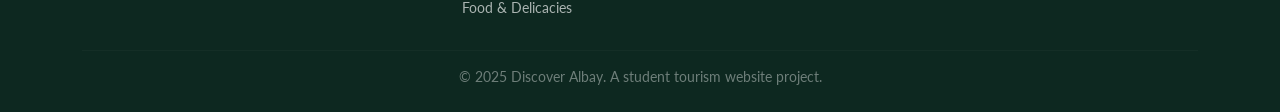
<file: destinations.html>
<!DOCTYPE html>
<html lang="en">
<head>
  <meta charset="UTF-8">
  <meta name="viewport" content="width=device-width, initial-scale=1.0">
  <title>Discover Albay | Destinations</title>
  <link rel="icon" type="image/png" href="img/icon.png">
  <link rel="shortcut icon" href="img/icon.png">
  <link rel="stylesheet" href="css/bootstrap.min.css">
  <link rel="stylesheet" href="css/style.css">
</head>
<body>

<nav class="navbar navbar-expand-lg">
  <div class="container">
    <a class="navbar-brand d-flex align-items-center gap-2" href="index.html">
      <img src="img/icon.png" alt="Albay Seal" style="width:38px;height:38px;border-radius:50%;object-fit:cover;border:2px solid var(--secondary);">
      <span>Discover <span class="brand-gold">Albay</span></span>
    </a>

    <!-- Desktop menu -->
    <div class="collapse navbar-collapse" id="navMenu">
      <ul class="navbar-nav ms-auto align-items-lg-center">
        <li class="nav-item"><a class="nav-link" href="index.html">Home</a></li>
        <li class="nav-item"><a class="nav-link" href="about.html">About</a></li>
        <li class="nav-item"><a class="nav-link active" href="destinations.html">Destinations</a></li>
        <li class="nav-item"><a class="nav-link" href="festivals.html">Festivals</a></li>
        <li class="nav-item"><a class="nav-link" href="food.html">Food</a></li>
        <li class="nav-item"><a class="nav-link" href="gallery.html">Gallery</a></li>
        <li class="nav-item"><a class="nav-link" href="tips.html">Travel Tips</a></li>
        <li class="nav-item ms-lg-3"><a class="btn-primary-custom" href="inquiry.html">Inquire Now</a></li>
      </ul>
    </div>

    <!-- Mobile hamburger -->
    <button class="navbar-toggler d-lg-none" type="button"
      data-bs-toggle="offcanvas" data-bs-target="#mobileMenu"
      aria-controls="mobileMenu" aria-label="Open menu"
      style="border:2px solid var(--secondary);border-radius:6px;padding:6px 10px;background:rgba(200,169,81,0.1);">
      <span style="display:flex;flex-direction:column;gap:5px;padding:2px;">
        <span style="display:block;width:22px;height:2px;background:var(--secondary);border-radius:2px;"></span>
        <span style="display:block;width:22px;height:2px;background:var(--secondary);border-radius:2px;"></span>
        <span style="display:block;width:16px;height:2px;background:var(--secondary);border-radius:2px;"></span>
      </span>
    </button>
  </div>
</nav>

<!-- OFFCANVAS SIDE DRAWER -->
<div class="offcanvas offcanvas-end" tabindex="-1" id="mobileMenu">
  <div class="offcanvas-header">
    <h5 class="offcanvas-title">Discover <span>Albay</span></h5>
    <button type="button" class="btn-close" data-bs-dismiss="offcanvas" aria-label="Close"></button>
  </div>
  <div class="offcanvas-body p-0">
    <ul class="navbar-nav flex-column">
      <li class="nav-item"><a class="nav-link" href="index.html"><span class="menu-icon">🏠</span> Home</a></li>
      <li class="nav-item"><a class="nav-link" href="about.html"><span class="menu-icon">ℹ️</span> About</a></li>
      <li class="nav-item"><a class="nav-link active" href="destinations.html"><span class="menu-icon">📍</span> Destinations</a></li>
      <li class="nav-item"><a class="nav-link" href="festivals.html"><span class="menu-icon">🎭</span> Festivals</a></li>
      <li class="nav-item"><a class="nav-link" href="food.html"><span class="menu-icon">🍽️</span> Food</a></li>
      <li class="nav-item"><a class="nav-link" href="gallery.html"><span class="menu-icon">🖼️</span> Gallery</a></li>
      <li class="nav-item"><a class="nav-link" href="tips.html"><span class="menu-icon">💡</span> Travel Tips</a></li>
    </ul>
    <a href="inquiry.html" class="btn-primary-custom inquire-btn">Inquire Now</a>
  </div>
</div>

<!-- PAGE HERO -->
<section class="page-hero">
  <div class="container">
    <h1>Tourist <span>Destinations</span></h1>
    <p>Explore the stunning natural wonders, historic sites, and adventures that Albay has to offer.</p>
  </div>
</section>

<!-- SEARCH & FILTER -->
<section class="section" style="padding-bottom:0">
  <div class="container">
    <div class="search-filter-bar">
      <div class="row align-items-center gy-3">
        <div class="col-md-5">
          <input type="text" id="searchInput" class="form-control" placeholder="🔍  Search by name, city, or category...">
        </div>
        <div class="col-md-7">
          <div class="d-flex flex-wrap">
            <button class="filter-btn active" data-cat="All">All</button>
            <button class="filter-btn" data-cat="Beach">Beach</button>
            <button class="filter-btn" data-cat="Mountain">Mountain</button>
            <button class="filter-btn" data-cat="Historical Site">Historical</button>
            <button class="filter-btn" data-cat="Adventure">Adventure</button>
            <button class="filter-btn" data-cat="Island">Island</button>
            <button class="filter-btn" data-cat="Waterfall">Waterfall</button>
          </div>
        </div>
      </div>
    </div>
  </div>
</section>

<!-- DESTINATIONS GRID -->
<section class="section" style="padding-top:2rem">
  <div class="container">
    <div class="row" id="destContainer">
      <!-- Dynamically populated by JS -->
    </div>
  </div>
</section>

<!-- DESTINATION MODAL -->
<div class="modal fade" id="destModal" tabindex="-1">
  <div class="modal-dialog modal-lg modal-dialog-scrollable">
    <div class="modal-content">
      <div class="modal-header">
        <h5 class="modal-title" id="modalTitle">Destination</h5>
        <button type="button" class="btn-close" data-bs-dismiss="modal"></button>
      </div>
      <div class="modal-body" id="modalBody"></div>
      <div class="modal-footer">
        <button type="button" class="btn btn-secondary" data-bs-dismiss="modal">Close</button>
        <a href="inquiry.html" class="btn-primary-custom" style="padding:0.5rem 1.4rem">Inquire About This</a>
      </div>
    </div>
  </div>
</div>

<!-- FOOTER -->
<footer>
  <div class="container">
    <div class="row gy-4">
      <div class="col-md-4">
        <div class="footer-brand">Discover <span>Albay</span></div>
        <p style="font-size:0.9rem">Your complete guide to exploring the Heart of Bicol.</p>
      </div>
      <div class="col-md-4">
        <h6 style="color:#fff;margin-bottom:1rem">Quick Links</h6>
        <ul class="list-unstyled" style="font-size:0.9rem">
          <li><a href="about.html">About Albay</a></li>
          <li><a href="destinations.html">Tourist Destinations</a></li>
          <li><a href="festivals.html">Festivals & Culture</a></li>
          <li><a href="food.html">Food & Delicacies</a></li>
        </ul>
      </div>
      <div class="col-md-4">
        <h6 style="color:#fff;margin-bottom:1rem">Contact</h6>
        <p style="font-size:0.9rem">📍 Albay, Bicol Region, Philippines<br>📧 xanderlauron543@gmail.com</p>
      </div>
    </div>
    <hr>
    <div class="footer-bottom text-center">© 2025 Discover Albay. A student tourism website project.</div>
  </div>
</footer>

<script src="js/bootstrap.bundle.min.js"></script>
<script src="js/main.js"></script>
<script>
  // Handle URL parameter for category filter
  document.addEventListener('DOMContentLoaded', () => {
    const params = new URLSearchParams(window.location.search);
    const cat = params.get('cat');
    if (cat) {
      const btn = document.querySelector(`.filter-btn[data-cat="${cat}"]`);
      if (btn) {
        document.querySelectorAll('.filter-btn').forEach(b => b.classList.remove('active'));
        btn.classList.add('active');
        btn.click();
      }
    }
  });
</script>
</body>
</html>
</file>
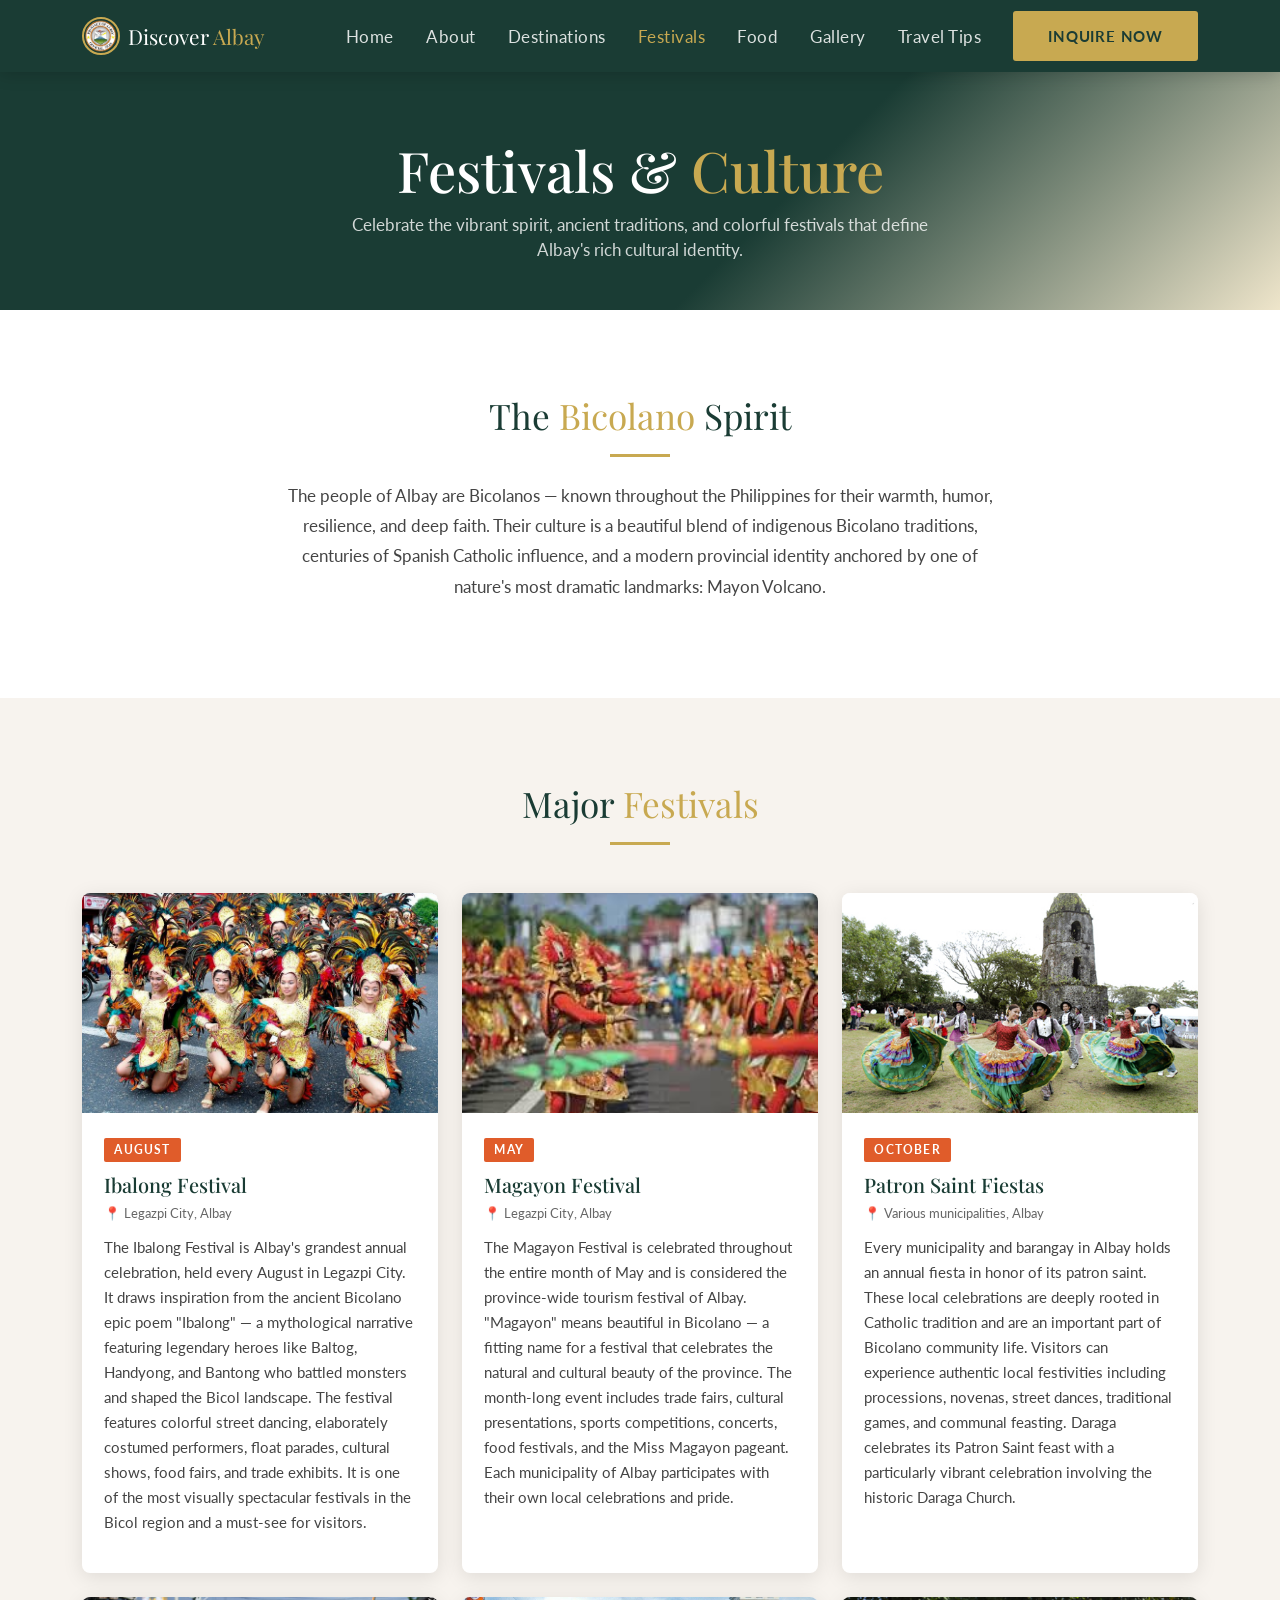
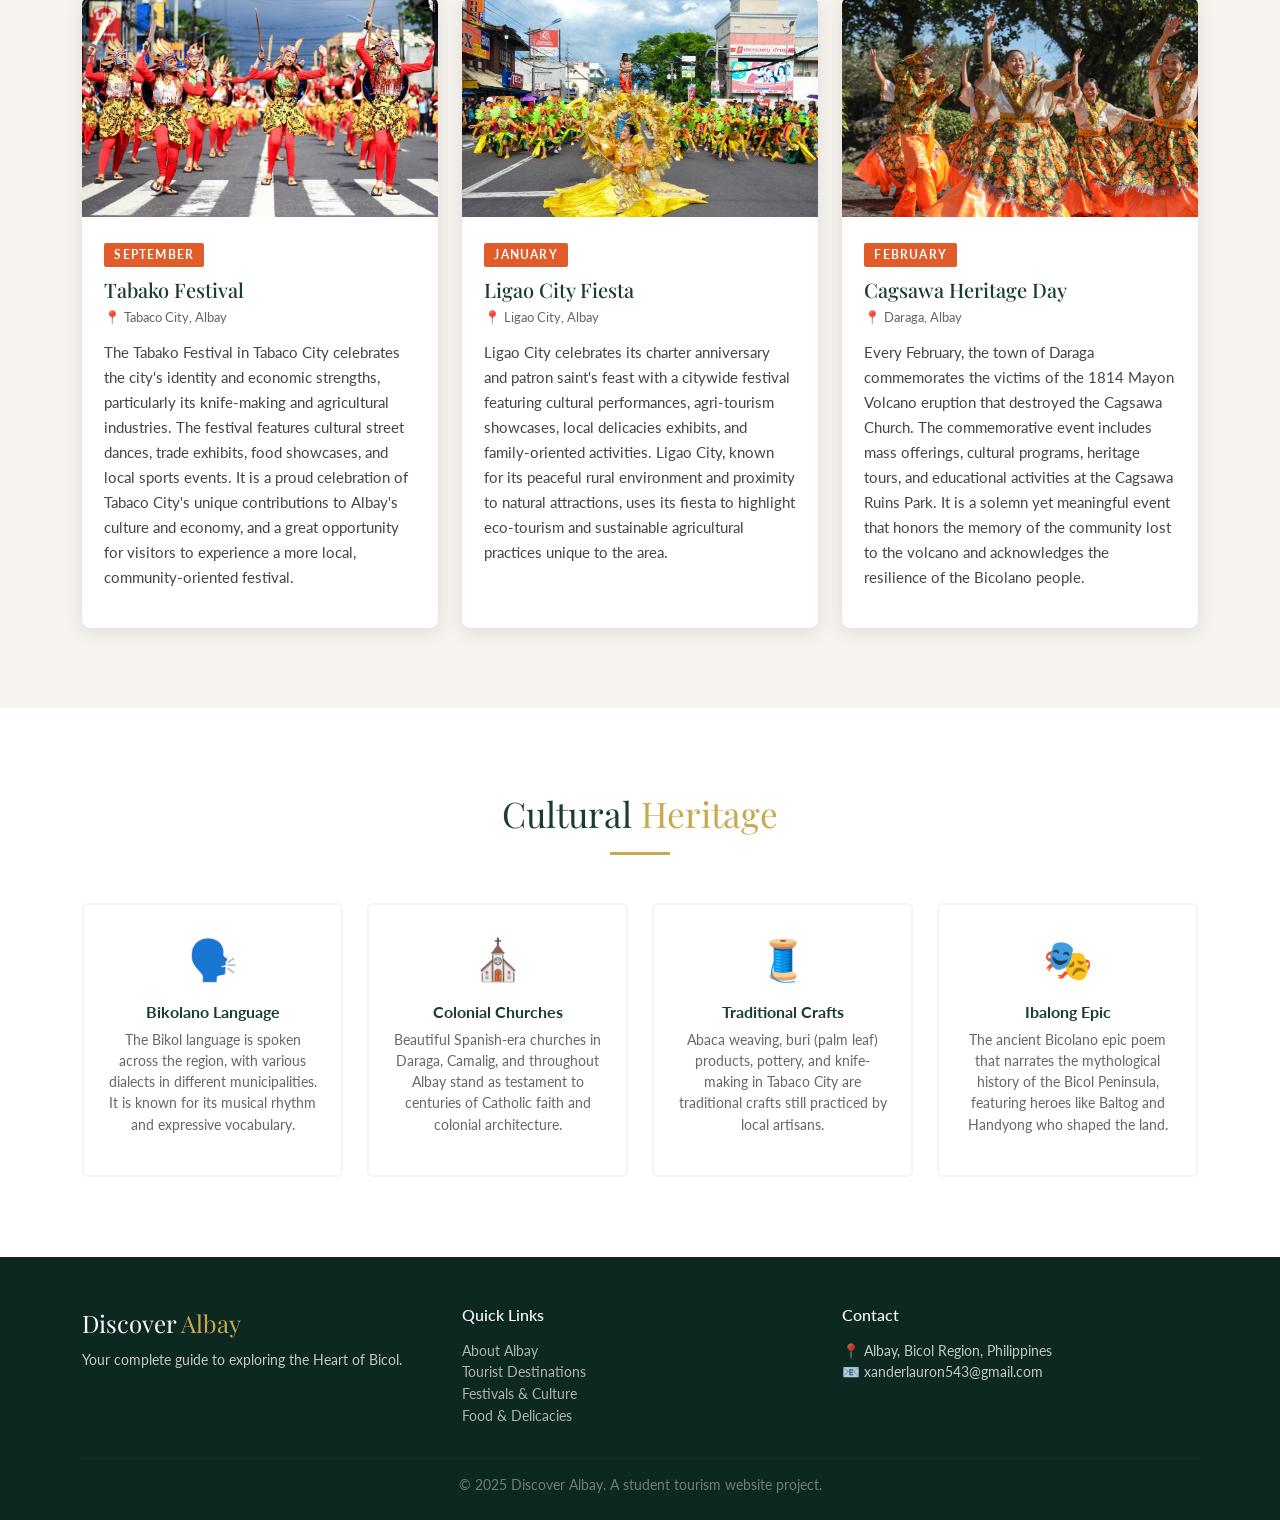
<file: festivals.html>
<!DOCTYPE html>
<html lang="en">
<head>
  <meta charset="UTF-8">
  <meta name="viewport" content="width=device-width, initial-scale=1.0">
  <title>Discover Albay | Festivals & Culture</title>
  <link rel="icon" type="image/png" href="img/icon.png">
  <link rel="shortcut icon" href="img/icon.png">
  <link rel="stylesheet" href="css/bootstrap.min.css">
  <link rel="stylesheet" href="css/style.css">
</head>
<body>

<nav class="navbar navbar-expand-lg">
  <div class="container">
    <a class="navbar-brand d-flex align-items-center gap-2" href="index.html">
      <img src="img/icon.png" alt="Albay Seal" style="width:38px;height:38px;border-radius:50%;object-fit:cover;border:2px solid var(--secondary);">
      <span>Discover <span class="brand-gold">Albay</span></span>
    </a>

    <!-- Desktop menu -->
    <div class="collapse navbar-collapse" id="navMenu">
      <ul class="navbar-nav ms-auto align-items-lg-center">
        <li class="nav-item"><a class="nav-link" href="index.html">Home</a></li>
        <li class="nav-item"><a class="nav-link" href="about.html">About</a></li>
        <li class="nav-item"><a class="nav-link" href="destinations.html">Destinations</a></li>
        <li class="nav-item"><a class="nav-link active" href="festivals.html">Festivals</a></li>
        <li class="nav-item"><a class="nav-link" href="food.html">Food</a></li>
        <li class="nav-item"><a class="nav-link" href="gallery.html">Gallery</a></li>
        <li class="nav-item"><a class="nav-link" href="tips.html">Travel Tips</a></li>
        <li class="nav-item ms-lg-3"><a class="btn-primary-custom" href="inquiry.html">Inquire Now</a></li>
      </ul>
    </div>

    <!-- Mobile hamburger -->
    <button class="navbar-toggler d-lg-none" type="button"
      data-bs-toggle="offcanvas" data-bs-target="#mobileMenu"
      aria-controls="mobileMenu" aria-label="Open menu"
      style="border:2px solid var(--secondary);border-radius:6px;padding:6px 10px;background:rgba(200,169,81,0.1);">
      <span style="display:flex;flex-direction:column;gap:5px;padding:2px;">
        <span style="display:block;width:22px;height:2px;background:var(--secondary);border-radius:2px;"></span>
        <span style="display:block;width:22px;height:2px;background:var(--secondary);border-radius:2px;"></span>
        <span style="display:block;width:16px;height:2px;background:var(--secondary);border-radius:2px;"></span>
      </span>
    </button>
  </div>
</nav>

<!-- OFFCANVAS SIDE DRAWER -->
<div class="offcanvas offcanvas-end" tabindex="-1" id="mobileMenu">
  <div class="offcanvas-header">
    <h5 class="offcanvas-title">Discover <span>Albay</span></h5>
    <button type="button" class="btn-close" data-bs-dismiss="offcanvas" aria-label="Close"></button>
  </div>
  <div class="offcanvas-body p-0">
    <ul class="navbar-nav flex-column">
      <li class="nav-item"><a class="nav-link" href="index.html"><span class="menu-icon">🏠</span> Home</a></li>
      <li class="nav-item"><a class="nav-link" href="about.html"><span class="menu-icon">ℹ️</span> About</a></li>
      <li class="nav-item"><a class="nav-link" href="destinations.html"><span class="menu-icon">📍</span> Destinations</a></li>
      <li class="nav-item"><a class="nav-link active" href="festivals.html"><span class="menu-icon">🎭</span> Festivals</a></li>
      <li class="nav-item"><a class="nav-link" href="food.html"><span class="menu-icon">🍽️</span> Food</a></li>
      <li class="nav-item"><a class="nav-link" href="gallery.html"><span class="menu-icon">🖼️</span> Gallery</a></li>
      <li class="nav-item"><a class="nav-link" href="tips.html"><span class="menu-icon">💡</span> Travel Tips</a></li>
    </ul>
    <a href="inquiry.html" class="btn-primary-custom inquire-btn">Inquire Now</a>
  </div>
</div>

<!-- PAGE HERO -->
<section class="page-hero">
  <div class="container">
    <h1>Festivals & <span>Culture</span></h1>
    <p>Celebrate the vibrant spirit, ancient traditions, and colorful festivals that define Albay's rich cultural identity.</p>
  </div>
</section>

<!-- INTRO -->
<section class="section">
  <div class="container">
    <div class="row justify-content-center">
      <div class="col-lg-8 text-center">
        <div class="section-title">The <span>Bicolano</span> Spirit</div>
        <div class="section-line mx-auto"></div>
        <p style="color:#444;line-height:1.8;font-size:1.05rem">
          The people of Albay are Bicolanos — known throughout the Philippines for their warmth, humor, resilience, and deep faith. Their culture is a beautiful blend of indigenous Bicolano traditions, centuries of Spanish Catholic influence, and a modern provincial identity anchored by one of nature's most dramatic landmarks: Mayon Volcano.
        </p>
      </div>
    </div>
  </div>
</section>

<!-- FESTIVALS -->
<section class="section section-alt">
  <div class="container">
    <div class="text-center mb-5">
      <div class="section-title">Major <span>Festivals</span></div>
      <div class="section-line mx-auto"></div>
    </div>
    <div class="row g-4">

      <!-- Festival 1: Ibalong -->
      <div class="col-md-6 col-lg-4">
        <div class="festival-card">
          <img src="img/ibalong.jpg"
            alt="Ibalong Festival">
          <div class="festival-card-body">
            <span class="festival-month">August</span>
            <h4>Ibalong Festival</h4>
            <div class="festival-loc">📍 Legazpi City, Albay</div>
            <p style="font-size:0.92rem;color:#444;line-height:1.7">
              The Ibalong Festival is Albay's grandest annual celebration, held every August in Legazpi City. It draws inspiration from the ancient Bicolano epic poem "Ibalong" — a mythological narrative featuring legendary heroes like Baltog, Handyong, and Bantong who battled monsters and shaped the Bicol landscape. The festival features colorful street dancing, elaborately costumed performers, float parades, cultural shows, food fairs, and trade exhibits. It is one of the most visually spectacular festivals in the Bicol region and a must-see for visitors.
            </p>
          </div>
        </div>
      </div>

      <!-- Festival 2: Magayon -->
      <div class="col-md-6 col-lg-4">
        <div class="festival-card">
<img src="img/magayon.jpg"
            alt="Magayon Festival">
          <div class="festival-card-body">
            <span class="festival-month">May</span>
            <h4>Magayon Festival</h4>
            <div class="festival-loc">📍 Legazpi City, Albay</div>
            <p style="font-size:0.92rem;color:#444;line-height:1.7">
              The Magayon Festival is celebrated throughout the entire month of May and is considered the province-wide tourism festival of Albay. "Magayon" means beautiful in Bicolano — a fitting name for a festival that celebrates the natural and cultural beauty of the province. The month-long event includes trade fairs, cultural presentations, sports competitions, concerts, food festivals, and the Miss Magayon pageant. Each municipality of Albay participates with their own local celebrations and pride.
            </p>
          </div>
        </div>
      </div>

      <!-- Festival 3: Feast of Our Lady of Penafrancia (Peregrinacion) -->
      <div class="col-md-6 col-lg-4">
        <div class="festival-card">
          <img src="img/daragan.jpg"
            alt="Fiesta de San Rafael">
          <div class="festival-card-body">
            <span class="festival-month">October</span>
            <h4>Patron Saint Fiestas</h4>
            <div class="festival-loc">📍 Various municipalities, Albay</div>
            <p style="font-size:0.92rem;color:#444;line-height:1.7">
              Every municipality and barangay in Albay holds an annual fiesta in honor of its patron saint. These local celebrations are deeply rooted in Catholic tradition and are an important part of Bicolano community life. Visitors can experience authentic local festivities including processions, novenas, street dances, traditional games, and communal feasting. Daraga celebrates its Patron Saint feast with a particularly vibrant celebration involving the historic Daraga Church.
            </p>
          </div>
        </div>
      </div>

      <!-- Festival 4: Tabako Festival -->
      <div class="col-md-6 col-lg-4">
        <div class="festival-card">
          <img src="img/tabako.jpg"
            alt="Tabako Festival">
          <div class="festival-card-body">
            <span class="festival-month">September</span>
            <h4>Tabako Festival</h4>
            <div class="festival-loc">📍 Tabaco City, Albay</div>
            <p style="font-size:0.92rem;color:#444;line-height:1.7">
              The Tabako Festival in Tabaco City celebrates the city's identity and economic strengths, particularly its knife-making and agricultural industries. The festival features cultural street dances, trade exhibits, food showcases, and local sports events. It is a proud celebration of Tabaco City's unique contributions to Albay's culture and economy, and a great opportunity for visitors to experience a more local, community-oriented festival.
            </p>
          </div>
        </div>
      </div>

      <!-- Festival 5: Ligao Fiesta -->
      <div class="col-md-6 col-lg-4">
        <div class="festival-card">
          <img src="img/ligaocity.jpg"
            alt="Ligao Fiesta">
          <div class="festival-card-body">
            <span class="festival-month">January</span>
            <h4>Ligao City Fiesta</h4>
            <div class="festival-loc">📍 Ligao City, Albay</div>
            <p style="font-size:0.92rem;color:#444;line-height:1.7">
              Ligao City celebrates its charter anniversary and patron saint's feast with a citywide festival featuring cultural performances, agri-tourism showcases, local delicacies exhibits, and family-oriented activities. Ligao City, known for its peaceful rural environment and proximity to natural attractions, uses its fiesta to highlight eco-tourism and sustainable agricultural practices unique to the area.
            </p>
          </div>
        </div>
      </div>

      <!-- Festival 6: Cagsawa Ruins Heritage Event -->
      <div class="col-md-6 col-lg-4">
        <div class="festival-card">
          <img src="img/cagsawafes.jpg"
            alt="Heritage Day Cagsawa">
          <div class="festival-card-body">
            <span class="festival-month">February</span>
            <h4>Cagsawa Heritage Day</h4>
            <div class="festival-loc">📍 Daraga, Albay</div>
            <p style="font-size:0.92rem;color:#444;line-height:1.7">
              Every February, the town of Daraga commemorates the victims of the 1814 Mayon Volcano eruption that destroyed the Cagsawa Church. The commemorative event includes mass offerings, cultural programs, heritage tours, and educational activities at the Cagsawa Ruins Park. It is a solemn yet meaningful event that honors the memory of the community lost to the volcano and acknowledges the resilience of the Bicolano people.
            </p>
          </div>
        </div>
      </div>

    </div>
  </div>
</section>

<!-- CULTURAL ELEMENTS -->
<section class="section">
  <div class="container">
    <div class="text-center mb-5">
      <div class="section-title">Cultural <span>Heritage</span></div>
      <div class="section-line mx-auto"></div>
    </div>
    <div class="row g-4">
      <div class="col-md-6 col-lg-3">
        <div class="p-4 text-center rounded h-100" style="border:2px solid var(--light)">
          <div style="font-size:2.5rem;margin-bottom:0.8rem">🗣️</div>
          <h6 style="color:var(--primary);font-weight:700">Bikolano Language</h6>
          <p style="font-size:0.88rem;color:var(--gray)">The Bikol language is spoken across the region, with various dialects in different municipalities. It is known for its musical rhythm and expressive vocabulary.</p>
        </div>
      </div>
      <div class="col-md-6 col-lg-3">
        <div class="p-4 text-center rounded h-100" style="border:2px solid var(--light)">
          <div style="font-size:2.5rem;margin-bottom:0.8rem">⛪</div>
          <h6 style="color:var(--primary);font-weight:700">Colonial Churches</h6>
          <p style="font-size:0.88rem;color:var(--gray)">Beautiful Spanish-era churches in Daraga, Camalig, and throughout Albay stand as testament to centuries of Catholic faith and colonial architecture.</p>
        </div>
      </div>
      <div class="col-md-6 col-lg-3">
        <div class="p-4 text-center rounded h-100" style="border:2px solid var(--light)">
          <div style="font-size:2.5rem;margin-bottom:0.8rem">🧵</div>
          <h6 style="color:var(--primary);font-weight:700">Traditional Crafts</h6>
          <p style="font-size:0.88rem;color:var(--gray)">Abaca weaving, buri (palm leaf) products, pottery, and knife-making in Tabaco City are traditional crafts still practiced by local artisans.</p>
        </div>
      </div>
      <div class="col-md-6 col-lg-3">
        <div class="p-4 text-center rounded h-100" style="border:2px solid var(--light)">
          <div style="font-size:2.5rem;margin-bottom:0.8rem">🎭</div>
          <h6 style="color:var(--primary);font-weight:700">Ibalong Epic</h6>
          <p style="font-size:0.88rem;color:var(--gray)">The ancient Bicolano epic poem that narrates the mythological history of the Bicol Peninsula, featuring heroes like Baltog and Handyong who shaped the land.</p>
        </div>
      </div>
    </div>
  </div>
</section>

<!-- FOOTER -->
<footer>
  <div class="container">
    <div class="row gy-4">
      <div class="col-md-4">
        <div class="footer-brand">Discover <span>Albay</span></div>
        <p style="font-size:0.9rem">Your complete guide to exploring the Heart of Bicol.</p>
      </div>
      <div class="col-md-4">
        <h6 style="color:#fff;margin-bottom:1rem">Quick Links</h6>
        <ul class="list-unstyled" style="font-size:0.9rem">
          <li><a href="about.html">About Albay</a></li>
          <li><a href="destinations.html">Tourist Destinations</a></li>
          <li><a href="festivals.html">Festivals & Culture</a></li>
          <li><a href="food.html">Food & Delicacies</a></li>
        </ul>
      </div>
      <div class="col-md-4">
        <h6 style="color:#fff;margin-bottom:1rem">Contact</h6>
        <p style="font-size:0.9rem">📍 Albay, Bicol Region, Philippines<br>📧 xanderlauron543@gmail.com</p>
      </div>
    </div>
    <hr>
    <div class="footer-bottom text-center">© 2025 Discover Albay. A student tourism website project.</div>
  </div>
</footer>

<script src="js/bootstrap.bundle.min.js"></script>
</body>
</html>
</file>
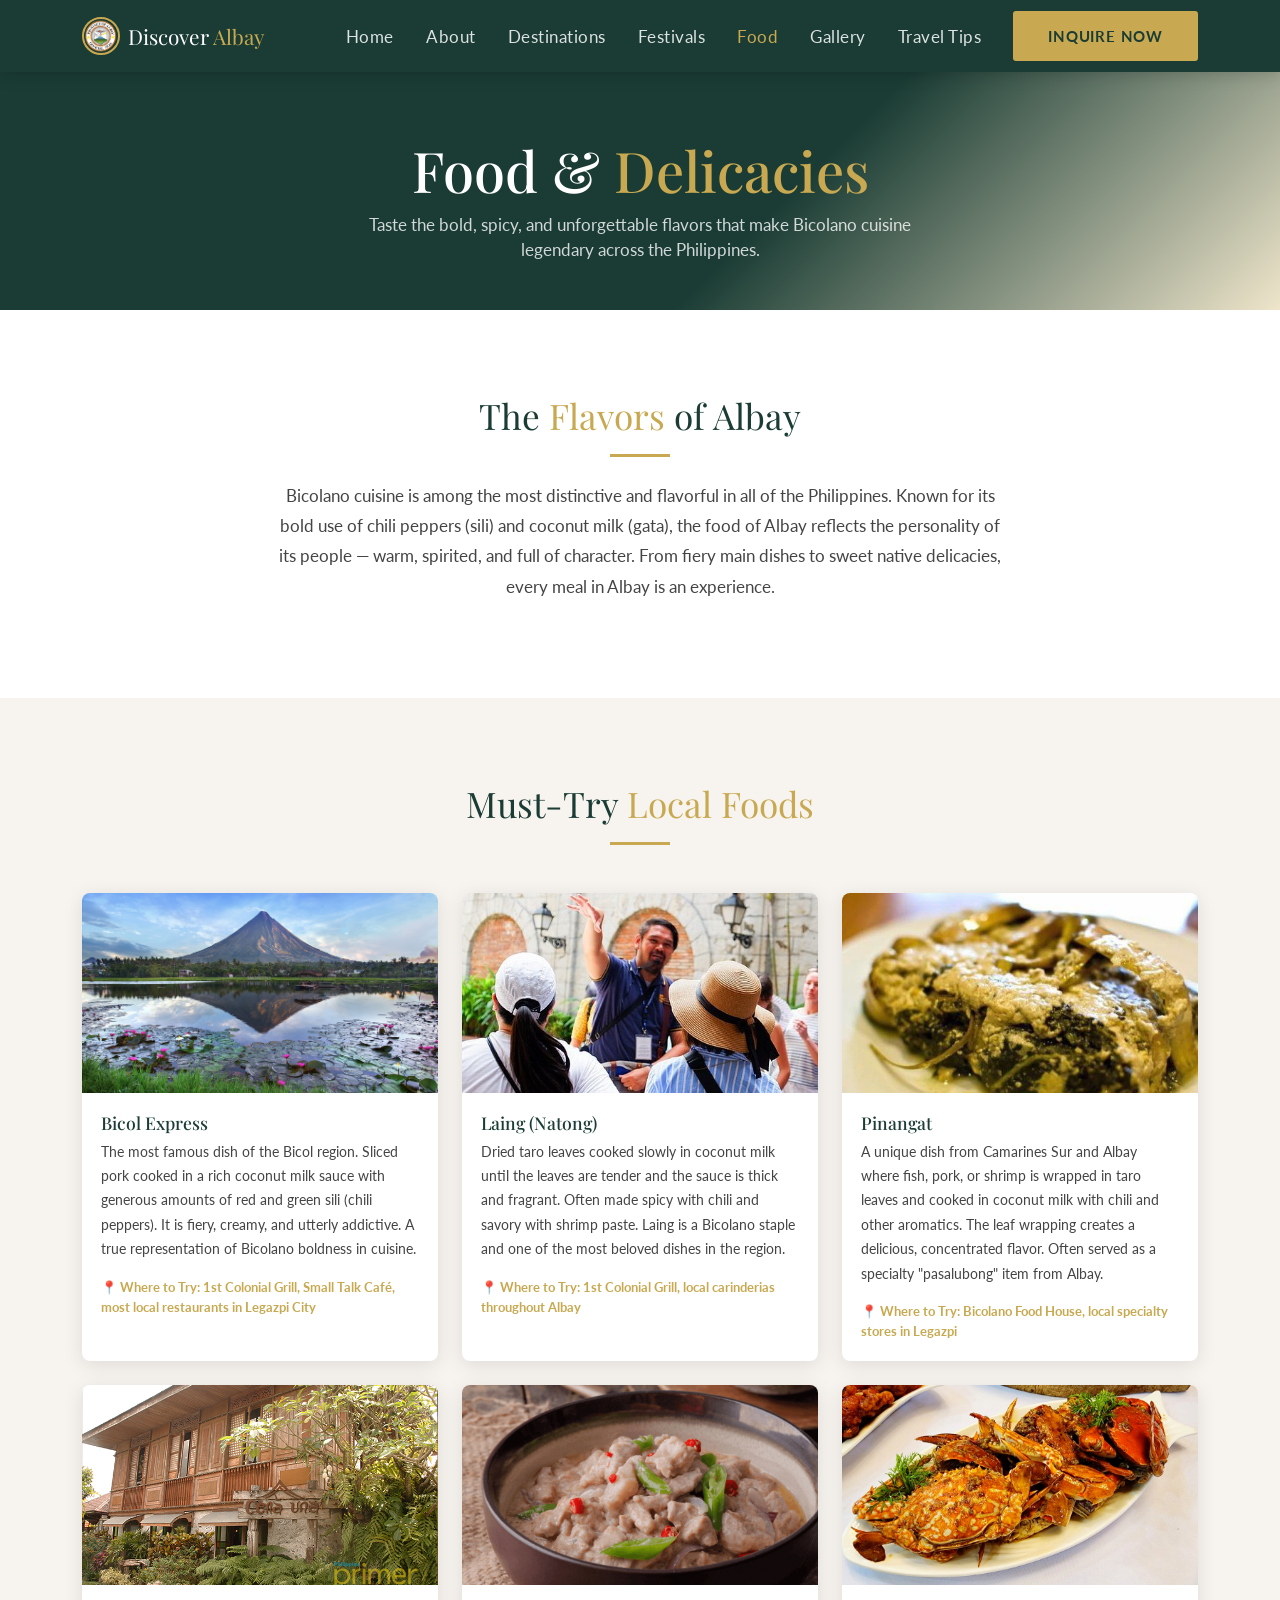
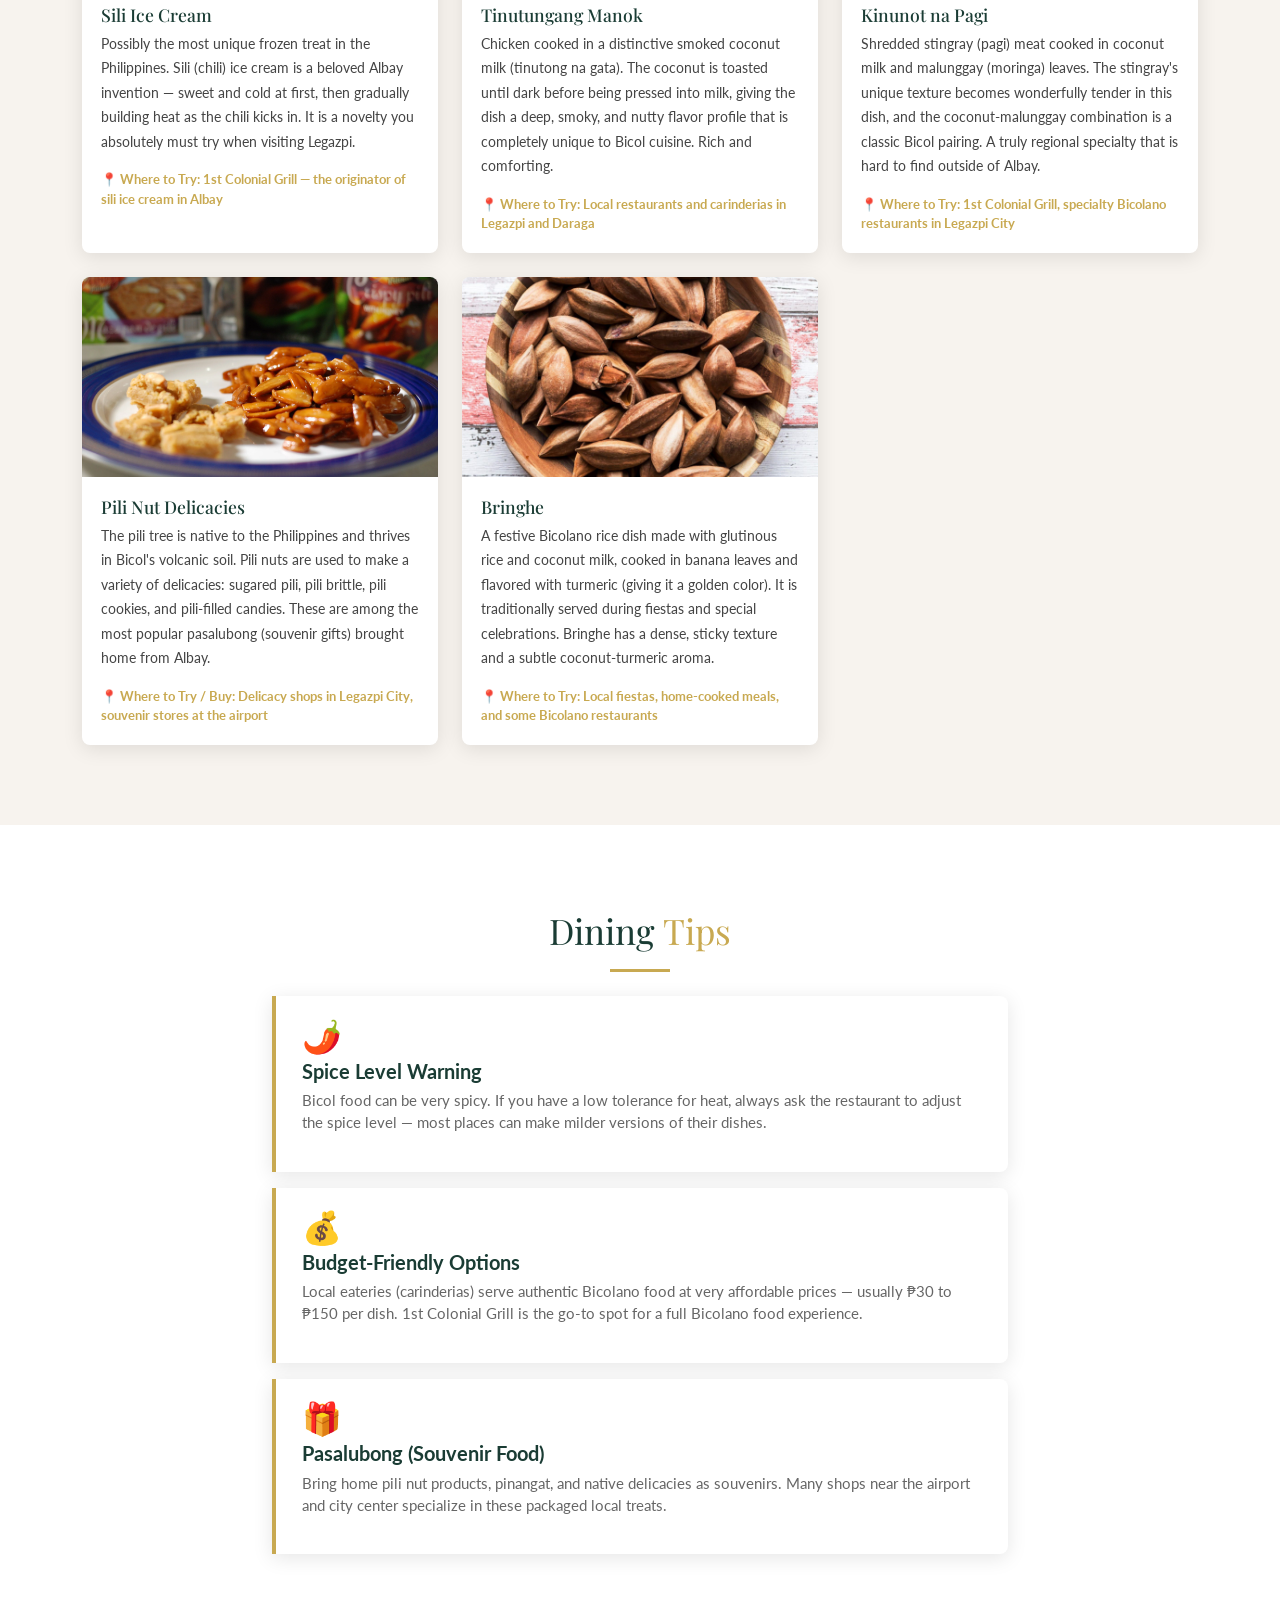
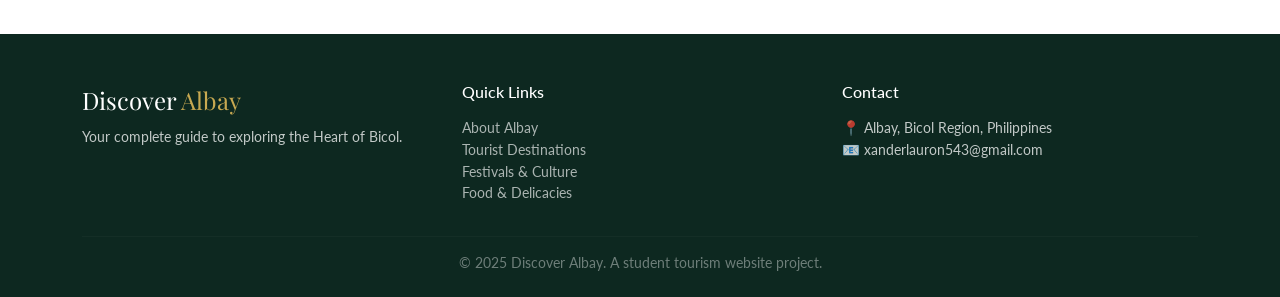
<file: food.html>
<!DOCTYPE html>
<html lang="en">
<head>
  <meta charset="UTF-8">
  <meta name="viewport" content="width=device-width, initial-scale=1.0">
  <title>Discover Albay | Food & Delicacies</title>
  <link rel="icon" type="image/png" href="img/icon.png">
  <link rel="shortcut icon" href="img/icon.png">
  <link rel="stylesheet" href="css/bootstrap.min.css">
  <link rel="stylesheet" href="css/style.css">
</head>
<body>

<nav class="navbar navbar-expand-lg">
  <div class="container">
    <a class="navbar-brand d-flex align-items-center gap-2" href="index.html">
      <img src="img/icon.png" alt="Albay Seal" style="width:38px;height:38px;border-radius:50%;object-fit:cover;border:2px solid var(--secondary);">
      <span>Discover <span class="brand-gold">Albay</span></span>
    </a>

    <!-- Desktop menu -->
    <div class="collapse navbar-collapse" id="navMenu">
      <ul class="navbar-nav ms-auto align-items-lg-center">
        <li class="nav-item"><a class="nav-link" href="index.html">Home</a></li>
        <li class="nav-item"><a class="nav-link" href="about.html">About</a></li>
        <li class="nav-item"><a class="nav-link" href="destinations.html">Destinations</a></li>
        <li class="nav-item"><a class="nav-link" href="festivals.html">Festivals</a></li>
        <li class="nav-item"><a class="nav-link active" href="food.html">Food</a></li>
        <li class="nav-item"><a class="nav-link" href="gallery.html">Gallery</a></li>
        <li class="nav-item"><a class="nav-link" href="tips.html">Travel Tips</a></li>
        <li class="nav-item ms-lg-3"><a class="btn-primary-custom" href="inquiry.html">Inquire Now</a></li>
      </ul>
    </div>

    <!-- Mobile hamburger -->
    <button class="navbar-toggler d-lg-none" type="button"
      data-bs-toggle="offcanvas" data-bs-target="#mobileMenu"
      aria-controls="mobileMenu" aria-label="Open menu"
      style="border:2px solid var(--secondary);border-radius:6px;padding:6px 10px;background:rgba(200,169,81,0.1);">
      <span style="display:flex;flex-direction:column;gap:5px;padding:2px;">
        <span style="display:block;width:22px;height:2px;background:var(--secondary);border-radius:2px;"></span>
        <span style="display:block;width:22px;height:2px;background:var(--secondary);border-radius:2px;"></span>
        <span style="display:block;width:16px;height:2px;background:var(--secondary);border-radius:2px;"></span>
      </span>
    </button>
  </div>
</nav>

<!-- OFFCANVAS SIDE DRAWER -->
<div class="offcanvas offcanvas-end" tabindex="-1" id="mobileMenu">
  <div class="offcanvas-header">
    <h5 class="offcanvas-title">Discover <span>Albay</span></h5>
    <button type="button" class="btn-close" data-bs-dismiss="offcanvas" aria-label="Close"></button>
  </div>
  <div class="offcanvas-body p-0">
    <ul class="navbar-nav flex-column">
      <li class="nav-item"><a class="nav-link" href="index.html"><span class="menu-icon">🏠</span> Home</a></li>
      <li class="nav-item"><a class="nav-link" href="about.html"><span class="menu-icon">ℹ️</span> About</a></li>
      <li class="nav-item"><a class="nav-link" href="destinations.html"><span class="menu-icon">📍</span> Destinations</a></li>
      <li class="nav-item"><a class="nav-link" href="festivals.html"><span class="menu-icon">🎭</span> Festivals</a></li>
      <li class="nav-item"><a class="nav-link active" href="food.html"><span class="menu-icon">🍽️</span> Food</a></li>
      <li class="nav-item"><a class="nav-link" href="gallery.html"><span class="menu-icon">🖼️</span> Gallery</a></li>
      <li class="nav-item"><a class="nav-link" href="tips.html"><span class="menu-icon">💡</span> Travel Tips</a></li>
    </ul>
    <a href="inquiry.html" class="btn-primary-custom inquire-btn">Inquire Now</a>
  </div>
</div>

<!-- PAGE HERO -->
<section class="page-hero">
  <div class="container">
    <h1>Food & <span>Delicacies</span></h1>
    <p>Taste the bold, spicy, and unforgettable flavors that make Bicolano cuisine legendary across the Philippines.</p>
  </div>
</section>

<!-- INTRO -->
<section class="section">
  <div class="container">
    <div class="row justify-content-center">
      <div class="col-lg-8 text-center">
        <div class="section-title">The <span>Flavors</span> of Albay</div>
        <div class="section-line mx-auto"></div>
        <p style="color:#444;line-height:1.8;font-size:1.05rem">
          Bicolano cuisine is among the most distinctive and flavorful in all of the Philippines. Known for its bold use of chili peppers (sili) and coconut milk (gata), the food of Albay reflects the personality of its people — warm, spirited, and full of character. From fiery main dishes to sweet native delicacies, every meal in Albay is an experience.
        </p>
      </div>
    </div>
  </div>
</section>

<!-- FOOD ITEMS -->
<section class="section section-alt">
  <div class="container">
    <div class="text-center mb-5">
      <div class="section-title">Must-Try <span>Local Foods</span></div>
      <div class="section-line mx-auto"></div>
    </div>
    <div class="row g-4">

      <div class="col-md-6 col-lg-4">
        <div class="food-card">
          <img src="img/cat1.jpg"
            alt="Bicol Express"
            style="height:200px;object-fit:cover;width:100%">
          <div class="food-card-body">
            <h5>Bicol Express</h5>
            <p style="font-size:0.9rem;color:#444;line-height:1.7">The most famous dish of the Bicol region. Sliced pork cooked in a rich coconut milk sauce with generous amounts of red and green sili (chili peppers). It is fiery, creamy, and utterly addictive. A true representation of Bicolano boldness in cuisine.</p>
            <div class="where">📍 Where to Try: 1st Colonial Grill, Small Talk Café, most local restaurants in Legazpi City</div>
          </div>
        </div>
      </div>

      <div class="col-md-6 col-lg-4">
        <div class="food-card">
          <img src="img/cat4.jpg"
            alt="Laing"
            style="height:200px;object-fit:cover;width:100%">
          <div class="food-card-body">
            <h5>Laing (Natong)</h5>
            <p style="font-size:0.9rem;color:#444;line-height:1.7">Dried taro leaves cooked slowly in coconut milk until the leaves are tender and the sauce is thick and fragrant. Often made spicy with chili and savory with shrimp paste. Laing is a Bicolano staple and one of the most beloved dishes in the region.</p>
            <div class="where">📍 Where to Try: 1st Colonial Grill, local carinderias throughout Albay</div>
          </div>
        </div>
      </div>

      <div class="col-md-6 col-lg-4">
        <div class="food-card">
          <img src="img/local6.jpg"
            alt="Pinangat"
            style="height:200px;object-fit:cover;width:100%">
          <div class="food-card-body">
            <h5>Pinangat</h5>
            <p style="font-size:0.9rem;color:#444;line-height:1.7">A unique dish from Camarines Sur and Albay where fish, pork, or shrimp is wrapped in taro leaves and cooked in coconut milk with chili and other aromatics. The leaf wrapping creates a delicious, concentrated flavor. Often served as a specialty "pasalubong" item from Albay.</p>
            <div class="where">📍 Where to Try: Bicolano Food House, local specialty stores in Legazpi</div>
          </div>
        </div>
      </div>

      <div class="col-md-6 col-lg-4">
        <div class="food-card">
          <img src="img/local4.jpg"
            alt="Sili Ice Cream"
            style="height:200px;object-fit:cover;width:100%">
          <div class="food-card-body">
            <h5>Sili Ice Cream</h5>
            <p style="font-size:0.9rem;color:#444;line-height:1.7">Possibly the most unique frozen treat in the Philippines. Sili (chili) ice cream is a beloved Albay invention — sweet and cold at first, then gradually building heat as the chili kicks in. It is a novelty you absolutely must try when visiting Legazpi.</p>
            <div class="where">📍 Where to Try: 1st Colonial Grill — the originator of sili ice cream in Albay</div>
          </div>
        </div>
      </div>

      <div class="col-md-6 col-lg-4">
        <div class="food-card">
          <img src="img/local5.png"
            alt="Tinutungang Manok"
            style="height:200px;object-fit:cover;width:100%">
          <div class="food-card-body">
            <h5>Tinutungang Manok</h5>
            <p style="font-size:0.9rem;color:#444;line-height:1.7">Chicken cooked in a distinctive smoked coconut milk (tinutong na gata). The coconut is toasted until dark before being pressed into milk, giving the dish a deep, smoky, and nutty flavor profile that is completely unique to Bicol cuisine. Rich and comforting.</p>
            <div class="where">📍 Where to Try: Local restaurants and carinderias in Legazpi and Daraga</div>
          </div>
        </div>
      </div>

      <div class="col-md-6 col-lg-4">
        <div class="food-card">
          <img src="img/seafood4.jpg"
            alt="Kinunot na Pagi"
            style="height:200px;object-fit:cover;width:100%">
          <div class="food-card-body">
            <h5>Kinunot na Pagi</h5>
            <p style="font-size:0.9rem;color:#444;line-height:1.7">Shredded stingray (pagi) meat cooked in coconut milk and malunggay (moringa) leaves. The stingray's unique texture becomes wonderfully tender in this dish, and the coconut-malunggay combination is a classic Bicol pairing. A truly regional specialty that is hard to find outside of Albay.</p>
            <div class="where">📍 Where to Try: 1st Colonial Grill, specialty Bicolano restaurants in Legazpi City</div>
          </div>
        </div>
      </div>

      <div class="col-md-6 col-lg-4">
        <div class="food-card">
          <img src="img/pili nut.webp"
            alt="Pili Nut Delicacies"
            style="height:200px;object-fit:cover;width:100%">
          <div class="food-card-body">
            <h5>Pili Nut Delicacies</h5>
            <p style="font-size:0.9rem;color:#444;line-height:1.7">The pili tree is native to the Philippines and thrives in Bicol's volcanic soil. Pili nuts are used to make a variety of delicacies: sugared pili, pili brittle, pili cookies, and pili-filled candies. These are among the most popular pasalubong (souvenir gifts) brought home from Albay.</p>
            <div class="where">📍 Where to Try / Buy: Delicacy shops in Legazpi City, souvenir stores at the airport</div>
          </div>
        </div>
      </div>

      <div class="col-md-6 col-lg-4">
        <div class="food-card">
          <img src="img/local.jpg"
            alt="Bringhe"
            style="height:200px;object-fit:cover;width:100%">
          <div class="food-card-body">
            <h5>Bringhe</h5>
            <p style="font-size:0.9rem;color:#444;line-height:1.7">A festive Bicolano rice dish made with glutinous rice and coconut milk, cooked in banana leaves and flavored with turmeric (giving it a golden color). It is traditionally served during fiestas and special celebrations. Bringhe has a dense, sticky texture and a subtle coconut-turmeric aroma.</p>
            <div class="where">📍 Where to Try: Local fiestas, home-cooked meals, and some Bicolano restaurants</div>
          </div>
        </div>
      </div>

    </div>
  </div>
</section>

<!-- DINING TIPS -->
<section class="section">
  <div class="container">
    <div class="row justify-content-center">
      <div class="col-lg-8">
        <div class="section-title text-center">Dining <span>Tips</span></div>
        <div class="section-line mx-auto mb-4"></div>
        <div class="tip-card mb-3" style="height:auto">
          <div class="tip-num">🌶️</div>

          <h5>Spice Level Warning</h5>
          <p>Bicol food can be very spicy. If you have a low tolerance for heat, always ask the restaurant to adjust the spice level — most places can make milder versions of their dishes.</p>
        </div>
        <div class="tip-card mb-3" style="height:auto">
          <div class="tip-num">💰</div>

          <h5>Budget-Friendly Options</h5>
          <p>Local eateries (carinderias) serve authentic Bicolano food at very affordable prices — usually ₱30 to ₱150 per dish. 1st Colonial Grill is the go-to spot for a full Bicolano food experience.</p>
        </div>
        <div class="tip-card" style="height:auto">
          <div class="tip-num">🎁</div>

          <h5>Pasalubong (Souvenir Food)</h5>
          <p>Bring home pili nut products, pinangat, and native delicacies as souvenirs. Many shops near the airport and city center specialize in these packaged local treats.</p>
        </div>
      </div>
    </div>
  </div>
</section>

<!-- FOOTER -->
<footer>
  <div class="container">
    <div class="row gy-4">
      <div class="col-md-4">
        <div class="footer-brand">Discover <span>Albay</span></div>
        <p style="font-size:0.9rem">Your complete guide to exploring the Heart of Bicol.</p>
      </div>
      <div class="col-md-4">
        <h6 style="color:#fff;margin-bottom:1rem">Quick Links</h6>
        <ul class="list-unstyled" style="font-size:0.9rem">
          <li><a href="about.html">About Albay</a></li>
          <li><a href="destinations.html">Tourist Destinations</a></li>
          <li><a href="festivals.html">Festivals & Culture</a></li>
          <li><a href="food.html">Food & Delicacies</a></li>
        </ul>
      </div>
      <div class="col-md-4">
        <h6 style="color:#fff;margin-bottom:1rem">Contact</h6>
        <p style="font-size:0.9rem">📍 Albay, Bicol Region, Philippines<br>📧 xanderlauron543@gmail.com</p>
      </div>
    </div>
    <hr>
    <div class="footer-bottom text-center">© 2025 Discover Albay. A student tourism website project.</div>
  </div>
</footer>

<script src="js/bootstrap.bundle.min.js"></script>
</body>
</html>
</file>
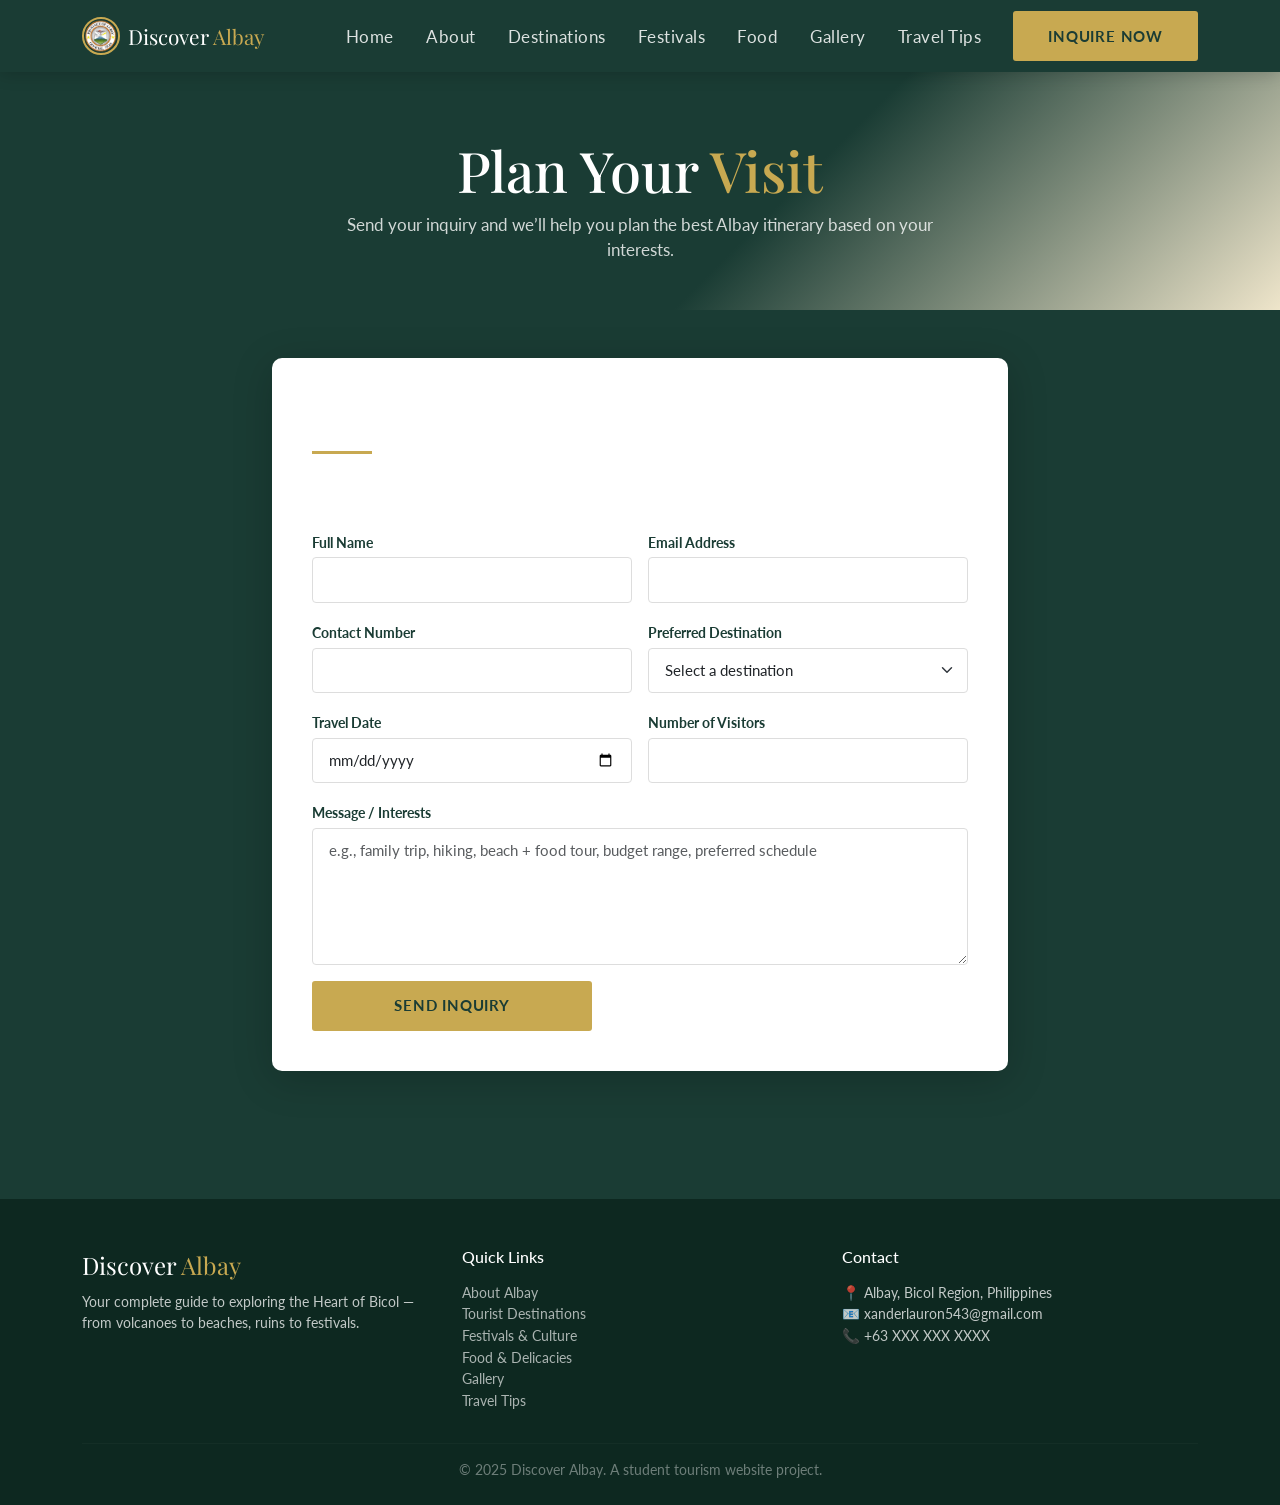
<file: inquiry.html>
<!DOCTYPE html>
<html lang="en">
<head>
  <meta charset="UTF-8">
  <meta name="viewport" content="width=device-width, initial-scale=1.0">
  <title>Discover Albay | Inquiry</title>
  <link rel="icon" type="image/png" href="img/icon.png">
  <link rel="shortcut icon" href="img/icon.png">
  <link rel="stylesheet" href="css/bootstrap.min.css">
  <link rel="stylesheet" href="css/style.css">
</head>
<body>

<nav class="navbar navbar-expand-lg">
  <div class="container">
    <a class="navbar-brand d-flex align-items-center gap-2" href="index.html">
      <img src="img/icon.png" alt="Albay Seal" style="width:38px;height:38px;border-radius:50%;object-fit:cover;border:2px solid var(--secondary);">
      <span>Discover <span class="brand-gold">Albay</span></span>
    </a>

    <!-- Desktop menu -->
    <div class="collapse navbar-collapse" id="navMenu">
      <ul class="navbar-nav ms-auto align-items-lg-center">
        <li class="nav-item"><a class="nav-link" href="index.html">Home</a></li>
        <li class="nav-item"><a class="nav-link" href="about.html">About</a></li>
        <li class="nav-item"><a class="nav-link" href="destinations.html">Destinations</a></li>
        <li class="nav-item"><a class="nav-link" href="festivals.html">Festivals</a></li>
        <li class="nav-item"><a class="nav-link" href="food.html">Food</a></li>
        <li class="nav-item"><a class="nav-link" href="gallery.html">Gallery</a></li>
        <li class="nav-item"><a class="nav-link" href="tips.html">Travel Tips</a></li>
        <li class="nav-item ms-lg-3"><a class="btn-primary-custom" href="inquiry.html">Inquire Now</a></li>
      </ul>
    </div>

    <!-- Mobile hamburger -->
    <button class="navbar-toggler d-lg-none" type="button"
      data-bs-toggle="offcanvas" data-bs-target="#mobileMenu"
      aria-controls="mobileMenu" aria-label="Open menu"
      style="border:2px solid var(--secondary);border-radius:6px;padding:6px 10px;background:rgba(200,169,81,0.1);">
      <span style="display:flex;flex-direction:column;gap:5px;padding:2px;">
        <span style="display:block;width:22px;height:2px;background:var(--secondary);border-radius:2px;"></span>
        <span style="display:block;width:22px;height:2px;background:var(--secondary);border-radius:2px;"></span>
        <span style="display:block;width:16px;height:2px;background:var(--secondary);border-radius:2px;"></span>
      </span>
    </button>
  </div>
</nav>

<!-- OFFCANVAS SIDE DRAWER -->
<div class="offcanvas offcanvas-end" tabindex="-1" id="mobileMenu">
  <div class="offcanvas-header">
    <h5 class="offcanvas-title">Discover <span>Albay</span></h5>
    <button type="button" class="btn-close" data-bs-dismiss="offcanvas" aria-label="Close"></button>
  </div>
  <div class="offcanvas-body p-0">
    <ul class="navbar-nav flex-column">
      <li class="nav-item"><a class="nav-link" href="index.html"><span class="menu-icon">🏠</span> Home</a></li>
      <li class="nav-item"><a class="nav-link" href="about.html"><span class="menu-icon">ℹ️</span> About</a></li>
      <li class="nav-item"><a class="nav-link" href="destinations.html"><span class="menu-icon">📍</span> Destinations</a></li>
      <li class="nav-item"><a class="nav-link" href="festivals.html"><span class="menu-icon">🎭</span> Festivals</a></li>
      <li class="nav-item"><a class="nav-link" href="food.html"><span class="menu-icon">🍽️</span> Food</a></li>
      <li class="nav-item"><a class="nav-link" href="gallery.html"><span class="menu-icon">🖼️</span> Gallery</a></li>
      <li class="nav-item"><a class="nav-link" href="tips.html"><span class="menu-icon">💡</span> Travel Tips</a></li>
    </ul>
    <a href="inquiry.html" class="btn-primary-custom inquire-btn">Inquire Now</a>
  </div>
</div>

<!-- PAGE HERO -->
<section class="page-hero">
  <div class="container">
    <h1>Plan Your <span>Visit</span></h1>
    <p>Send your inquiry and we’ll help you plan the best Albay itinerary based on your interests.</p>
  </div>
</section>

<!-- INQUIRY FORM -->
<section class="section form-section" style="padding-top:3rem;">
  <div class="container">
    <div class="row justify-content-center">
      <div class="col-lg-8">
        <div class="form-box" style="margin-bottom:3rem;">
          <h2 class="section-title" style="margin-bottom:0.25rem;">Inquiry Form</h2>
          <div class="section-line" style="margin-left:0"></div>
          <p class="section-sub" style="margin-bottom:1.5rem; color:rgba(255,255,255,0.85)">
            Fill out the details below. Required fields are validated automatically.
          </p>

          <form id="inquiryForm">
            <div class="row g-3">
              <div class="col-md-6">
                <label for="fullname" class="form-label">Full Name</label>
                <input type="text" class="form-control" id="fullname" autocomplete="name" />
                <div id="errFullname" class="error-msg">Please enter your full name.</div>
              </div>
              <div class="col-md-6">
                <label for="email" class="form-label">Email Address</label>
                <input type="email" class="form-control" id="email" autocomplete="email" />
                <div id="errEmail" class="error-msg">Please enter a valid email address.</div>
              </div>
              <div class="col-md-6">
                <label for="contact" class="form-label">Contact Number</label>
                <input type="text" class="form-control" id="contact" inputmode="numeric" />
                <div id="errContact" class="error-msg">Contact number must contain numbers only (at least 7 digits).</div>
              </div>
              <div class="col-md-6">
                <label for="destination" class="form-label">Preferred Destination</label>
                <select class="form-select" id="destination">
                  <option value="" selected disabled>Select a destination</option>
                </select>
                <div id="errDest" class="error-msg">Please select a destination.</div>
              </div>
              <div class="col-md-6">
                <label for="travelDate" class="form-label">Travel Date</label>
                <input type="date" class="form-control" id="travelDate" />
                <div id="errDate" class="error-msg">Please select a travel date.</div>
              </div>
              <div class="col-md-6">
                <label for="visitors" class="form-label">Number of Visitors</label>
                <input type="number" class="form-control" id="visitors" min="1" />
                <div id="errVisitors" class="error-msg">Number of visitors must be at least 1.</div>
              </div>
              <div class="col-12">
                <label for="message" class="form-label">Message / Interests</label>
                <textarea class="form-control" id="message" rows="5" placeholder="e.g., family trip, hiking, beach + food tour, budget range, preferred schedule"></textarea>
                <div id="errMessage" class="error-msg">Please enter a message (at least 5 characters).</div>
              </div>
              <div class="col-12">
                <button type="submit" class="btn-primary-custom" style="width:100%; max-width:280px;">Send Inquiry</button>
              </div>
            </div>
          </form>

          <div id="formSuccess" class="form-success" aria-live="polite">
            <div class="checkmark">✓</div>
            <h3 style="color:var(--primary); margin-top:0.5rem;">Inquiry Sent!</h3>
            <p style="color:rgba(0,0,0,0.65);">
              This is a student project demo. In a real website, this would submit to a backend.
            </p>
          </div>

        </div>
      </div>
    </div>
  </div>
</section>

<!-- FOOTER -->
<footer>
  <div class="container">
    <div class="row gy-4">
      <div class="col-md-4">
        <div class="footer-brand">Discover <span>Albay</span></div>
        <p style="font-size:0.9rem">Your complete guide to exploring the Heart of Bicol — from volcanoes to beaches, ruins to festivals.</p>
      </div>
      <div class="col-md-4">
        <h6 style="color:#fff;margin-bottom:1rem">Quick Links</h6>
        <ul class="list-unstyled" style="font-size:0.9rem">
          <li><a href="about.html">About Albay</a></li>
          <li><a href="destinations.html">Tourist Destinations</a></li>
          <li><a href="festivals.html">Festivals & Culture</a></li>
          <li><a href="food.html">Food & Delicacies</a></li>
          <li><a href="gallery.html">Gallery</a></li>
          <li><a href="tips.html">Travel Tips</a></li>
        </ul>
      </div>
      <div class="col-md-4">
        <h6 style="color:#fff;margin-bottom:1rem">Contact</h6>
        <p style="font-size:0.9rem">
          📍 Albay, Bicol Region, Philippines<br>
          📧 xanderlauron543@gmail.com<br>
          📞 +63 XXX XXX XXXX
        </p>
      </div>
    </div>
    <hr>
    <div class="footer-bottom text-center">© 2025 Discover Albay. A student tourism website project.</div>
  </div>
</footer>

<script src="js/bootstrap.bundle.min.js"></script>
<script src="js/main.js"></script>
</body>
</html>
</file>
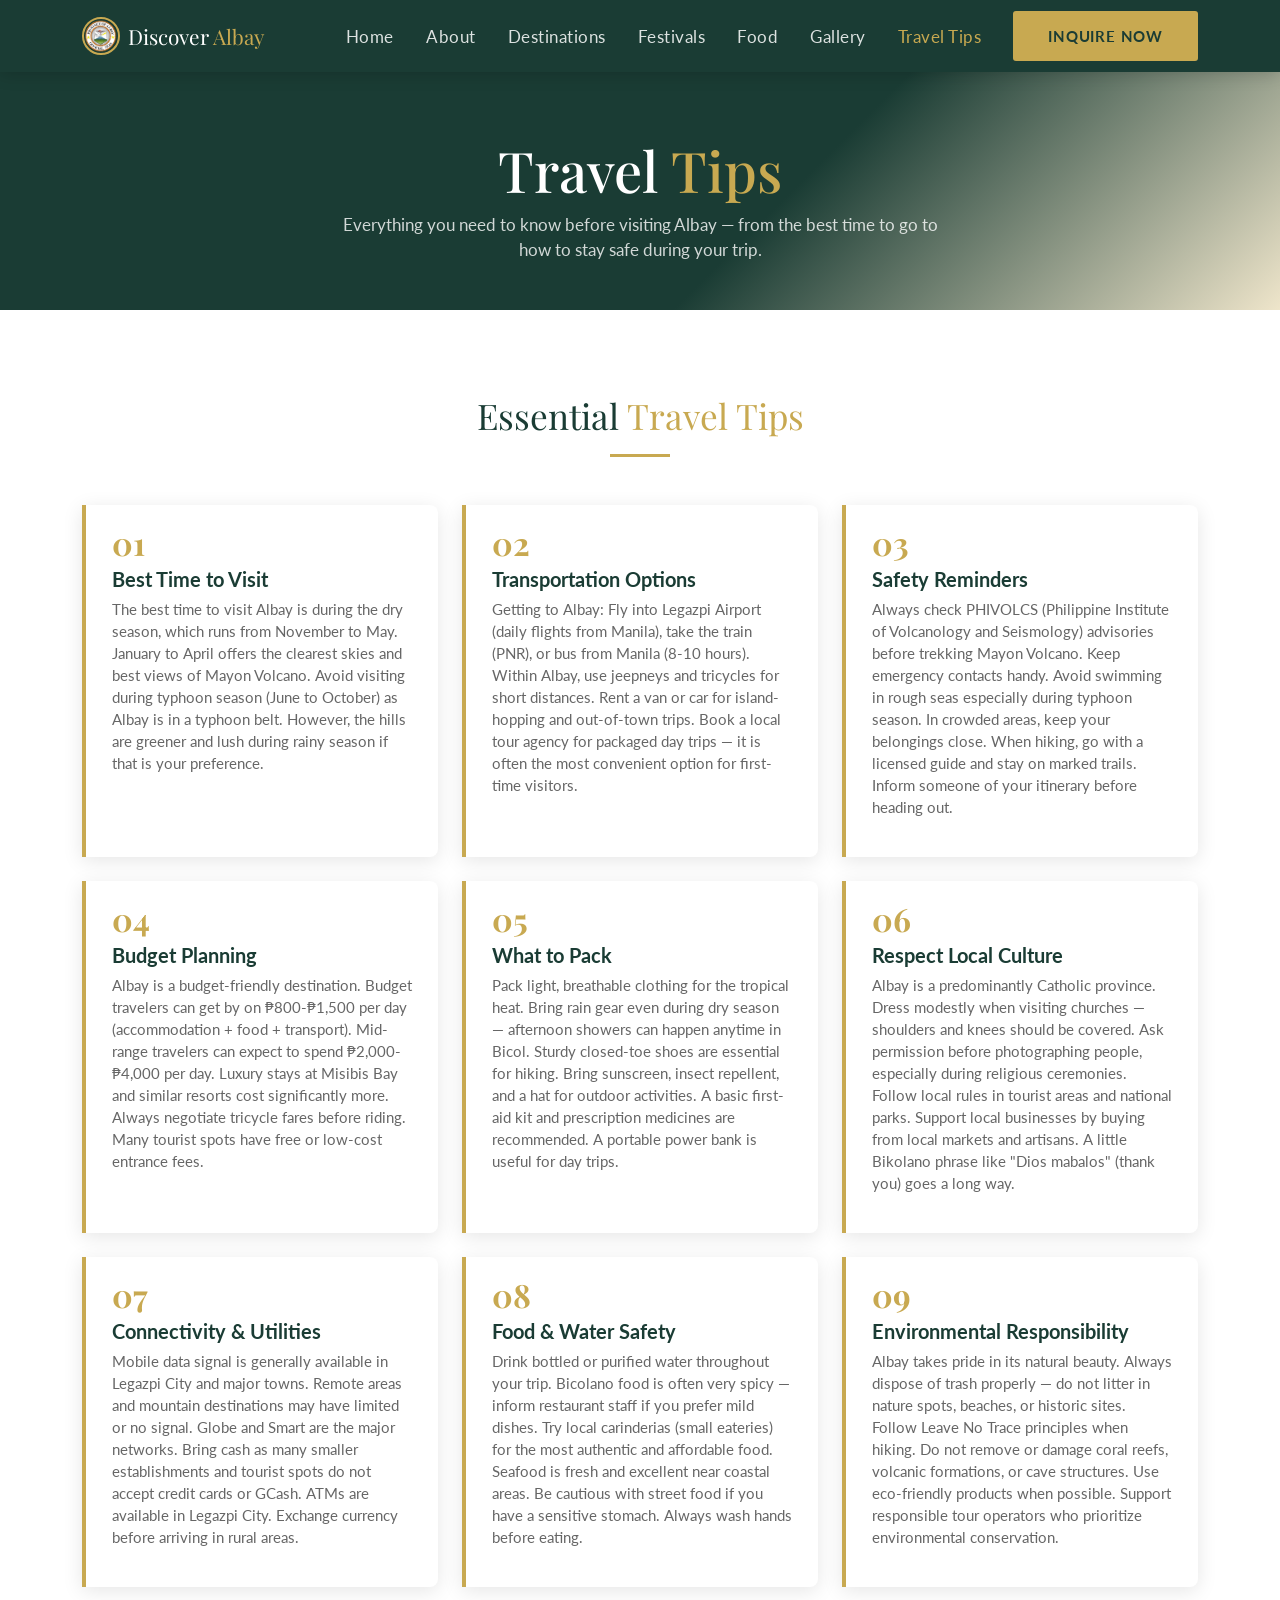
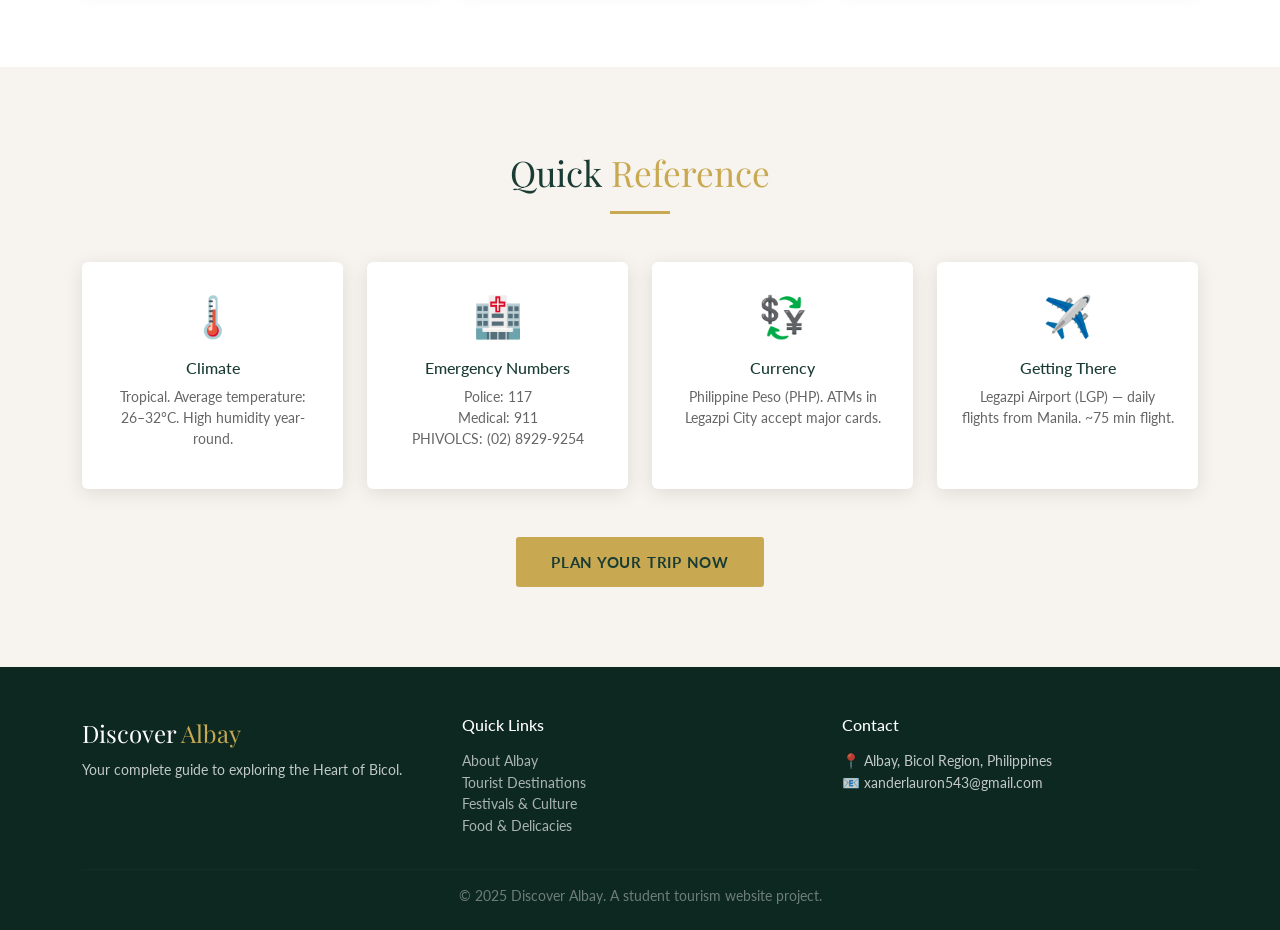
<file: tips.html>
<!DOCTYPE html>
<html lang="en">
<head>
  <meta charset="UTF-8">
  <meta name="viewport" content="width=device-width, initial-scale=1.0">
  <title>Discover Albay | Travel Tips</title>
  <link rel="icon" type="image/png" href="img/icon.png">
  <link rel="shortcut icon" href="img/icon.png">
  <link rel="stylesheet" href="css/bootstrap.min.css">
  <link rel="stylesheet" href="css/style.css">
</head>
<body>

<nav class="navbar navbar-expand-lg">
  <div class="container">
    <a class="navbar-brand d-flex align-items-center gap-2" href="index.html">
      <img src="img/icon.png" alt="Albay Seal" style="width:38px;height:38px;border-radius:50%;object-fit:cover;border:2px solid var(--secondary);">
      <span>Discover <span class="brand-gold">Albay</span></span>
    </a>

    <!-- Desktop menu -->
    <div class="collapse navbar-collapse" id="navMenu">
      <ul class="navbar-nav ms-auto align-items-lg-center">
        <li class="nav-item"><a class="nav-link" href="index.html">Home</a></li>
        <li class="nav-item"><a class="nav-link" href="about.html">About</a></li>
        <li class="nav-item"><a class="nav-link" href="destinations.html">Destinations</a></li>
        <li class="nav-item"><a class="nav-link" href="festivals.html">Festivals</a></li>
        <li class="nav-item"><a class="nav-link" href="food.html">Food</a></li>
        <li class="nav-item"><a class="nav-link" href="gallery.html">Gallery</a></li>
        <li class="nav-item"><a class="nav-link active" href="tips.html">Travel Tips</a></li>
        <li class="nav-item ms-lg-3"><a class="btn-primary-custom" href="inquiry.html">Inquire Now</a></li>
      </ul>
    </div>

    <!-- Mobile hamburger -->
    <button class="navbar-toggler d-lg-none" type="button"
      data-bs-toggle="offcanvas" data-bs-target="#mobileMenu"
      aria-controls="mobileMenu" aria-label="Open menu"
      style="border:2px solid var(--secondary);border-radius:6px;padding:6px 10px;background:rgba(200,169,81,0.1);">
      <span style="display:flex;flex-direction:column;gap:5px;padding:2px;">
        <span style="display:block;width:22px;height:2px;background:var(--secondary);border-radius:2px;"></span>
        <span style="display:block;width:22px;height:2px;background:var(--secondary);border-radius:2px;"></span>
        <span style="display:block;width:16px;height:2px;background:var(--secondary);border-radius:2px;"></span>
      </span>
    </button>
  </div>
</nav>

<!-- OFFCANVAS SIDE DRAWER -->
<div class="offcanvas offcanvas-end" tabindex="-1" id="mobileMenu">
  <div class="offcanvas-header">
    <h5 class="offcanvas-title">Discover <span>Albay</span></h5>
    <button type="button" class="btn-close" data-bs-dismiss="offcanvas" aria-label="Close"></button>
  </div>
  <div class="offcanvas-body p-0">
    <ul class="navbar-nav flex-column">
      <li class="nav-item"><a class="nav-link" href="index.html"><span class="menu-icon">🏠</span> Home</a></li>
      <li class="nav-item"><a class="nav-link" href="about.html"><span class="menu-icon">ℹ️</span> About</a></li>
      <li class="nav-item"><a class="nav-link" href="destinations.html"><span class="menu-icon">📍</span> Destinations</a></li>
      <li class="nav-item"><a class="nav-link" href="festivals.html"><span class="menu-icon">🎭</span> Festivals</a></li>
      <li class="nav-item"><a class="nav-link" href="food.html"><span class="menu-icon">🍽️</span> Food</a></li>
      <li class="nav-item"><a class="nav-link" href="gallery.html"><span class="menu-icon">🖼️</span> Gallery</a></li>
      <li class="nav-item"><a class="nav-link active" href="tips.html"><span class="menu-icon">💡</span> Travel Tips</a></li>
    </ul>
    <a href="inquiry.html" class="btn-primary-custom inquire-btn">Inquire Now</a>
  </div>
</div>

<!-- PAGE HERO -->
<section class="page-hero">
  <div class="container">
    <h1>Travel <span>Tips</span></h1>
    <p>Everything you need to know before visiting Albay — from the best time to go to how to stay safe during your trip.</p>
  </div>
</section>

<!-- TIPS GRID -->
<section class="section">
  <div class="container">
    <div class="text-center mb-5">
      <div class="section-title">Essential <span>Travel Tips</span></div>
      <div class="section-line mx-auto"></div>
    </div>
    <div class="row g-4">

      <div class="col-md-6 col-lg-4">
        <div class="tip-card h-100">
          <div class="tip-num">01</div>
          <h5>Best Time to Visit</h5>
          <p>The best time to visit Albay is during the dry season, which runs from November to May. January to April offers the clearest skies and best views of Mayon Volcano. Avoid visiting during typhoon season (June to October) as Albay is in a typhoon belt. However, the hills are greener and lush during rainy season if that is your preference.</p>
        </div>
      </div>

      <div class="col-md-6 col-lg-4">
        <div class="tip-card h-100">
          <div class="tip-num">02</div>
          <h5>Transportation Options</h5>
          <p>Getting to Albay: Fly into Legazpi Airport (daily flights from Manila), take the train (PNR), or bus from Manila (8-10 hours). Within Albay, use jeepneys and tricycles for short distances. Rent a van or car for island-hopping and out-of-town trips. Book a local tour agency for packaged day trips — it is often the most convenient option for first-time visitors.</p>
        </div>
      </div>

      <div class="col-md-6 col-lg-4">
        <div class="tip-card h-100">
          <div class="tip-num">03</div>
          <h5>Safety Reminders</h5>
          <p>Always check PHIVOLCS (Philippine Institute of Volcanology and Seismology) advisories before trekking Mayon Volcano. Keep emergency contacts handy. Avoid swimming in rough seas especially during typhoon season. In crowded areas, keep your belongings close. When hiking, go with a licensed guide and stay on marked trails. Inform someone of your itinerary before heading out.</p>
        </div>
      </div>

      <div class="col-md-6 col-lg-4">
        <div class="tip-card h-100">
          <div class="tip-num">04</div>
          <h5>Budget Planning</h5>
          <p>Albay is a budget-friendly destination. Budget travelers can get by on ₱800-₱1,500 per day (accommodation + food + transport). Mid-range travelers can expect to spend ₱2,000-₱4,000 per day. Luxury stays at Misibis Bay and similar resorts cost significantly more. Always negotiate tricycle fares before riding. Many tourist spots have free or low-cost entrance fees.</p>
        </div>
      </div>

      <div class="col-md-6 col-lg-4">
        <div class="tip-card h-100">
          <div class="tip-num">05</div>
          <h5>What to Pack</h5>
          <p>Pack light, breathable clothing for the tropical heat. Bring rain gear even during dry season — afternoon showers can happen anytime in Bicol. Sturdy closed-toe shoes are essential for hiking. Bring sunscreen, insect repellent, and a hat for outdoor activities. A basic first-aid kit and prescription medicines are recommended. A portable power bank is useful for day trips.</p>
        </div>
      </div>

      <div class="col-md-6 col-lg-4">
        <div class="tip-card h-100">
          <div class="tip-num">06</div>
          <h5>Respect Local Culture</h5>
          <p>Albay is a predominantly Catholic province. Dress modestly when visiting churches — shoulders and knees should be covered. Ask permission before photographing people, especially during religious ceremonies. Follow local rules in tourist areas and national parks. Support local businesses by buying from local markets and artisans. A little Bikolano phrase like "Dios mabalos" (thank you) goes a long way.</p>
        </div>
      </div>

      <div class="col-md-6 col-lg-4">
        <div class="tip-card h-100">
          <div class="tip-num">07</div>
          <h5>Connectivity & Utilities</h5>
          <p>Mobile data signal is generally available in Legazpi City and major towns. Remote areas and mountain destinations may have limited or no signal. Globe and Smart are the major networks. Bring cash as many smaller establishments and tourist spots do not accept credit cards or GCash. ATMs are available in Legazpi City. Exchange currency before arriving in rural areas.</p>
        </div>
      </div>

      <div class="col-md-6 col-lg-4">
        <div class="tip-card h-100">
          <div class="tip-num">08</div>
          <h5>Food & Water Safety</h5>
          <p>Drink bottled or purified water throughout your trip. Bicolano food is often very spicy — inform restaurant staff if you prefer mild dishes. Try local carinderias (small eateries) for the most authentic and affordable food. Seafood is fresh and excellent near coastal areas. Be cautious with street food if you have a sensitive stomach. Always wash hands before eating.</p>
        </div>
      </div>

      <div class="col-md-6 col-lg-4">
        <div class="tip-card h-100">
          <div class="tip-num">09</div>
          <h5>Environmental Responsibility</h5>
          <p>Albay takes pride in its natural beauty. Always dispose of trash properly — do not litter in nature spots, beaches, or historic sites. Follow Leave No Trace principles when hiking. Do not remove or damage coral reefs, volcanic formations, or cave structures. Use eco-friendly products when possible. Support responsible tour operators who prioritize environmental conservation.</p>
        </div>
      </div>

    </div>
  </div>
</section>

<!-- QUICK REFERENCE -->
<section class="section section-alt">
  <div class="container">
    <div class="text-center mb-5">
      <div class="section-title">Quick <span>Reference</span></div>
      <div class="section-line mx-auto"></div>
    </div>
    <div class="row g-4">
      <div class="col-md-6 col-lg-3">
        <div class="p-4 rounded text-center h-100" style="background:#fff;box-shadow:var(--card-shadow)">
          <div style="font-size:2.5rem;margin-bottom:0.8rem">🌡️</div>
          <h6 style="color:var(--primary)">Climate</h6>
          <p style="font-size:0.88rem;color:var(--gray)">Tropical. Average temperature: 26–32°C. High humidity year-round.</p>
        </div>
      </div>
      <div class="col-md-6 col-lg-3">
        <div class="p-4 rounded text-center h-100" style="background:#fff;box-shadow:var(--card-shadow)">
          <div style="font-size:2.5rem;margin-bottom:0.8rem">🏥</div>
          <h6 style="color:var(--primary)">Emergency Numbers</h6>
          <p style="font-size:0.88rem;color:var(--gray)">Police: 117<br>Medical: 911<br>PHIVOLCS: (02) 8929-9254</p>
        </div>
      </div>
      <div class="col-md-6 col-lg-3">
        <div class="p-4 rounded text-center h-100" style="background:#fff;box-shadow:var(--card-shadow)">
          <div style="font-size:2.5rem;margin-bottom:0.8rem">💱</div>
          <h6 style="color:var(--primary)">Currency</h6>
          <p style="font-size:0.88rem;color:var(--gray)">Philippine Peso (PHP). ATMs in Legazpi City accept major cards.</p>
        </div>
      </div>
      <div class="col-md-6 col-lg-3">
        <div class="p-4 rounded text-center h-100" style="background:#fff;box-shadow:var(--card-shadow)">
          <div style="font-size:2.5rem;margin-bottom:0.8rem">✈️</div>
          <h6 style="color:var(--primary)">Getting There</h6>
          <p style="font-size:0.88rem;color:var(--gray)">Legazpi Airport (LGP) — daily flights from Manila. ~75 min flight.</p>
        </div>
      </div>
    </div>
    <div class="text-center mt-5">
      <a href="inquiry.html" class="btn-primary-custom">Plan Your Trip Now</a>
    </div>
  </div>
</section>

<!-- FOOTER -->
<footer>
  <div class="container">
    <div class="row gy-4">
      <div class="col-md-4">
        <div class="footer-brand">Discover <span>Albay</span></div>
        <p style="font-size:0.9rem">Your complete guide to exploring the Heart of Bicol.</p>
      </div>
      <div class="col-md-4">
        <h6 style="color:#fff;margin-bottom:1rem">Quick Links</h6>
        <ul class="list-unstyled" style="font-size:0.9rem">
          <li><a href="about.html">About Albay</a></li>
          <li><a href="destinations.html">Tourist Destinations</a></li>
          <li><a href="festivals.html">Festivals & Culture</a></li>
          <li><a href="food.html">Food & Delicacies</a></li>
        </ul>
      </div>
      <div class="col-md-4">
        <h6 style="color:#fff;margin-bottom:1rem">Contact</h6>
        <p style="font-size:0.9rem">📍 Albay, Bicol Region, Philippines<br>📧 xanderlauron543@gmail.com</p>
      </div>
    </div>
    <hr>
    <div class="footer-bottom text-center">© 2025 Discover Albay. A student tourism website project.</div>
  </div>
</footer>

<script src="js/bootstrap.bundle.min.js"></script>
</body>
</html>
</file>
<file: css/style.css>
/* ================================================
   DISCOVER ALBAY - Main Stylesheet
   ================================================ */

@import url('https://fonts.googleapis.com/css2?family=Playfair+Display:ital,wght@0,400;0,700;1,400&family=Lato:wght@300;400;700&display=swap');

:root {
  --primary: #1a3c34;
  --secondary: #c8a951;
  --accent: #e05c2a;
  --light: #f7f3ee;
  --dark: #111;
  --gray: #666;
  --card-shadow: 0 4px 20px rgba(0,0,0,0.10);
  --transition: 0.3s ease;
}

* { box-sizing: border-box; margin: 0; padding: 0; }
html { scroll-behavior: smooth; }
body { font-family: 'Lato', sans-serif; color: var(--dark); background: #fff; font-size: 1.05rem; }

/* ---- NAVBAR ---- */
.navbar {
  background: var(--primary) !important;
  padding: 0.7rem 0;
  position: sticky;
  top: 0;
  z-index: 1000;
  box-shadow: 0 2px 16px rgba(0,0,0,0.18);
}
.navbar-brand { color: #fff !important; font-family: 'Playfair Display', serif; font-size: 1.3rem; }
.brand-gold { color: var(--secondary); }
.circle-logo {
  width: 40px; height: 40px; border-radius: 50%;
  background: var(--secondary);
  display: flex; align-items: center; justify-content: center;
  font-family: 'Playfair Display', serif;
  font-weight: 700; color: var(--primary); font-size: 1.1rem;
}
.navbar-nav .nav-link { color: rgba(255,255,255,0.85) !important; font-weight: 400; letter-spacing: 0.03em; padding: 0.5rem 1rem !important; transition: color var(--transition); }
.navbar-nav .nav-link:hover, .navbar-nav .nav-link.active { color: var(--secondary) !important; }
.navbar-toggler { border-color: rgba(255,255,255,0.4); }
.navbar-toggler-icon { filter: invert(1); }
.dropdown-menu { border: none; box-shadow: 0 4px 20px rgba(0,0,0,0.13); border-radius: 8px; }
.dropdown-item:hover { background: var(--light); color: var(--primary); }

/* ---- HERO ---- */
.hero {
  position: relative; min-height: 90vh;
  display: flex; align-items: center;
  background:
    linear-gradient(rgba(0,0,0,0.45), rgba(0,0,0,0.45)),
    url('../img/background.jpg') center/cover no-repeat;
  overflow: hidden;
}
.hero-content { position: relative; z-index: 2; color: #fff; }
.hero h1 { font-family: 'Playfair Display', serif; font-size: clamp(2.5rem, 6vw, 5rem); line-height: 1.1; }
.hero h1 span { color: var(--secondary); }
.hero p { font-size: 1.25rem; color: rgba(255,255,255,0.88); max-width: 580px; }
.hero-badge { display: inline-block; background: var(--secondary); color: var(--primary); font-weight: 700; font-size: 0.75rem; letter-spacing: 0.12em; padding: 6px 16px; border-radius: 2px; text-transform: uppercase; margin-bottom: 1rem; }

/* ---- BUTTONS ---- */
.btn-primary-custom {
  background: var(--secondary); color: var(--primary);
  border: none; font-weight: 700; padding: 0.85rem 2.2rem;
  border-radius: 3px; text-decoration: none; display: inline-block;
  font-size: 0.95rem; letter-spacing: 0.05em; text-transform: uppercase;
  transition: background var(--transition), transform var(--transition);
}
.btn-primary-custom:hover { background: #b8953e; color: var(--primary); transform: translateY(-2px); }
.btn-outline-custom {
  background: transparent; color: #fff; border: 2px solid rgba(255,255,255,0.7);
  font-weight: 700; padding: 0.8rem 2rem; border-radius: 3px; text-decoration: none;
  display: inline-block; font-size: 0.95rem; letter-spacing: 0.05em; text-transform: uppercase;
  transition: all var(--transition);
}
.btn-outline-custom:hover { background: #fff; color: var(--primary); }

/* ---- SECTIONS ---- */
.section { padding: 5rem 0; }
.section-alt { background: var(--light); }
.section-title { font-family: 'Playfair Display', serif; font-size: 2.2rem; color: var(--primary); margin-bottom: 0.5rem; }
.section-title span { color: var(--secondary); }
.section-sub { color: var(--gray); font-size: 1.1rem; margin-bottom: 2.5rem; }
.section-line { width: 60px; height: 3px; background: var(--secondary); margin: 0.7rem 0 1.5rem; }

/* ---- ABOUT ---- */
.about-stat { text-align: center; }
.about-stat .number { font-family: 'Playfair Display', serif; font-size: 2.8rem; color: var(--secondary); font-weight: 700; }
.about-stat .label { font-size: 0.85rem; color: var(--gray); text-transform: uppercase; letter-spacing: 0.08em; }
.about-img { border-radius: 6px; box-shadow: var(--card-shadow); }

/* ---- DESTINATION CARDS ---- */
.dest-card {
  background: #fff; border-radius: 8px; overflow: hidden;
  box-shadow: var(--card-shadow); transition: transform var(--transition), box-shadow var(--transition);
  height: 100%; display: flex; flex-direction: column;
}
.dest-card:hover { transform: translateY(-6px); box-shadow: 0 12px 36px rgba(0,0,0,0.15); }
.dest-card img { width: 100%; height: 200px; object-fit: cover; }
.dest-card-body { padding: 1.2rem; flex: 1; display: flex; flex-direction: column; }
.dest-card .category-badge {
  display: inline-block; font-size: 0.72rem; font-weight: 700; text-transform: uppercase;
  letter-spacing: 0.1em; padding: 3px 10px; border-radius: 20px;
  background: var(--light); color: var(--primary); margin-bottom: 0.6rem;
}
.dest-card h5 { font-family: 'Playfair Display', serif; font-size: 1.1rem; color: var(--primary); margin-bottom: 0.3rem; }
.dest-card .location { font-size: 0.82rem; color: var(--gray); margin-bottom: 0.6rem; }
.dest-card p { font-size: 0.98rem; color: #555; flex: 1; }
.dest-card .btn-details {
  display: inline-block; margin-top: 1rem; background: var(--primary); color: #fff;
  padding: 0.5rem 1.2rem; border-radius: 3px; font-size: 0.85rem; font-weight: 700;
  text-transform: uppercase; letter-spacing: 0.05em; border: none; cursor: pointer;
  transition: background var(--transition);
}
.dest-card .btn-details:hover { background: var(--secondary); color: var(--primary); }

/* ---- SEARCH & FILTER ---- */
.search-filter-bar { background: var(--primary); padding: 1.5rem; border-radius: 8px; margin-bottom: 2rem; }
.search-filter-bar input { border: none; border-radius: 3px; padding: 0.65rem 1rem; font-size: 0.95rem; }
.search-filter-bar input:focus { outline: none; box-shadow: 0 0 0 3px rgba(200,169,81,0.4); }
.filter-btn {
  padding: 0.5rem 1.2rem; border-radius: 20px; border: 2px solid rgba(255,255,255,0.4);
  background: transparent; color: #fff; font-size: 0.85rem; font-weight: 700; cursor: pointer;
  transition: all var(--transition); margin: 3px;
}
.filter-btn:hover, .filter-btn.active { background: var(--secondary); border-color: var(--secondary); color: var(--primary); }

/* ---- FESTIVALS ---- */
.festival-card {
  background: #fff; border-radius: 8px; overflow: hidden; box-shadow: var(--card-shadow);
  display: flex; flex-direction: column; height: 100%;
  transition: transform var(--transition);
}
.festival-card:hover { transform: translateY(-4px); }
.festival-card img { width: 100%; height: 220px; object-fit: cover; }
.festival-card-body { padding: 1.4rem; }
.festival-month { display: inline-block; background: var(--accent); color: #fff; font-size: 0.75rem; font-weight: 700; text-transform: uppercase; letter-spacing: 0.1em; padding: 3px 10px; border-radius: 2px; margin-bottom: 0.7rem; }
.festival-card h4 { font-family: 'Playfair Display', serif; color: var(--primary); font-size: 1.25rem; margin-bottom: 0.4rem; }
.festival-card .festival-loc { font-size: 0.83rem; color: var(--gray); margin-bottom: 0.7rem; }

/* ---- FOOD CARDS ---- */
.food-card {
  background: #fff; border-radius: 8px; overflow: hidden; box-shadow: var(--card-shadow);
  height: 100%; transition: transform var(--transition);
}
.food-card:hover { transform: translateY(-4px); }
.food-card img { width: 100%; height: 180px; object-fit: cover; }
.food-card-body { padding: 1.2rem; }
.food-card h5 { font-family: 'Playfair Display', serif; font-size: 1.1rem; color: var(--primary); margin-bottom: 0.4rem; }
.food-card .where { font-size: 0.82rem; color: var(--secondary); font-weight: 700; margin-top: 0.5rem; }

/* ---- GALLERY ---- */
.gallery-grid { columns: 3 200px; gap: 12px; }
.gallery-item {
  break-inside: avoid;
  margin-bottom: 12px;
  position: relative;
  overflow: hidden;
  border-radius: 6px;
  cursor: pointer;
}
/* Force same size for all gallery photos */
.gallery-item img {
  width: 100%;
  height: 200px;
  display: block;
  object-fit: cover;
  transition: transform 0.4s ease;
}
.gallery-item:hover img { transform: scale(1.05); }
.gallery-overlay {
  position: absolute; inset: 0; background: rgba(26,60,52,0.5);
  display: flex; align-items: center; justify-content: center;
  opacity: 0; transition: opacity var(--transition);
}
.gallery-item:hover .gallery-overlay { opacity: 1; }
.gallery-overlay span { color: #fff; font-size: 2rem; }


/* ---- LIGHTBOX ---- */
.lightbox {
  display: none; position: fixed; inset: 0; background: rgba(0,0,0,0.92);
  z-index: 9999; align-items: center; justify-content: center; flex-direction: column;
}
.lightbox.active { display: flex; }
.lightbox img { max-width: 90vw; max-height: 80vh; border-radius: 4px; box-shadow: 0 0 60px rgba(0,0,0,0.6); }
.lightbox-caption { color: rgba(255,255,255,0.75); margin-top: 1rem; font-size: 0.95rem; }
.lightbox-close { position: absolute; top: 20px; right: 28px; font-size: 2.5rem; color: #fff; cursor: pointer; line-height: 1; background: rgba(0,0,0,0.5); width: 44px; height: 44px; border-radius: 50%; display: flex; align-items: center; justify-content: center; border: 2px solid rgba(255,255,255,0.4); transition: background var(--transition); }
.lightbox-close:hover { background: var(--secondary); color: var(--primary); }
.lightbox-prev, .lightbox-next {
  position: absolute; top: 50%; transform: translateY(-50%);
  background: rgba(255,255,255,0.12); color: #fff; border: none; font-size: 1.8rem;
  padding: 0.6rem 1rem; cursor: pointer; border-radius: 4px; transition: background var(--transition);
}
.lightbox-prev { left: 20px; }
.lightbox-next { right: 20px; }
.lightbox-prev:hover, .lightbox-next:hover { background: var(--secondary); color: var(--primary); }

/* ---- TRAVEL TIPS ---- */
.tip-card {
  background: #fff; border-left: 4px solid var(--secondary); border-radius: 0 8px 8px 0;
  padding: 1.4rem 1.6rem; box-shadow: var(--card-shadow);
}

.tip-card .tip-num { font-family: 'Playfair Display', serif; font-size: 2rem; color: var(--secondary); font-weight: 700; line-height: 1; margin-bottom: 0.5rem; }
.tip-card h5 { font-weight: 700; color: var(--primary); margin-bottom: 0.4rem; }
.tip-card p { color: var(--gray); font-size: 0.92rem; }

/* ---- FORM ---- */
.form-section { background: var(--primary); color: #fff; }
.form-section .section-title { color: #fff; }
.form-section .section-line { background: var(--secondary); }
.form-box { background: #fff; border-radius: 10px; padding: 2.5rem; box-shadow: 0 8px 40px rgba(0,0,0,0.2); }
.form-box label { font-weight: 700; font-size: 0.9rem; color: var(--primary); margin-bottom: 4px; }
.form-box .form-control, .form-box .form-select { border-radius: 4px; border: 1.5px solid #ddd; font-size: 0.95rem; padding: 0.65rem 1rem; transition: border-color var(--transition); }
.form-box .form-control:focus, .form-box .form-select:focus { border-color: var(--secondary); box-shadow: 0 0 0 3px rgba(200,169,81,0.2); }
.form-box .error-msg { color: #e05c2a; font-size: 0.82rem; margin-top: 3px; display: none; }
.form-box .error-msg.show { display: block; }
.form-success { display: none; text-align: center; padding: 2rem; }
.form-success.show { display: block; }
.form-success .checkmark { font-size: 4rem; color: #27ae60; }

/* ---- MODAL ---- */
.modal-content { border-radius: 10px; border: none; }
.modal-header { background: var(--primary); color: #fff; border-radius: 10px 10px 0 0; }
.modal-title { font-family: 'Playfair Display', serif; font-size: 1.4rem; }
.modal-header .btn-close { filter: invert(1); }
.modal-detail-img { width: 100%; height: 260px; object-fit: cover; border-radius: 6px; margin-bottom: 1rem; }
.modal-badge { display: inline-block; background: var(--light); color: var(--primary); font-size: 0.75rem; font-weight: 700; text-transform: uppercase; letter-spacing: 0.08em; padding: 4px 12px; border-radius: 20px; margin-bottom: 0.8rem; }
.modal-detail-row { display: flex; gap: 1rem; flex-wrap: wrap; margin-bottom: 0.8rem; }
.modal-detail-item { flex: 1; min-width: 140px; background: var(--light); border-radius: 6px; padding: 0.7rem 1rem; }
.modal-detail-item strong { display: block; font-size: 0.75rem; color: var(--gray); text-transform: uppercase; letter-spacing: 0.07em; margin-bottom: 2px; }
.modal-activities { list-style: none; padding: 0; }
.modal-activities li { padding: 4px 0; color: #444; font-size: 0.93rem; }
.modal-activities li::before { content: '✦'; color: var(--secondary); margin-right: 8px; font-size: 0.7rem; }

/* ---- PAGE HERO ---- */
.page-hero {
  background: linear-gradient(135deg, var(--primary) 60%, rgba(200,169,81,0.3) 100%);
  color: #fff; padding: 4rem 0 3rem; text-align: center;
}
.page-hero h1 { font-family: 'Playfair Display', serif; font-size: clamp(2rem, 5vw, 3.5rem); margin-bottom: 0.5rem; }
.page-hero h1 span { color: var(--secondary); }
.page-hero p { color: rgba(255,255,255,0.8); font-size: 1.05rem; max-width: 600px; margin: 0 auto; }

/* ---- FOOTER ---- */
footer {
  background: #0d2820; color: rgba(255,255,255,0.75); padding: 3rem 0 1.5rem;
}
footer .footer-brand { font-family: 'Playfair Display', serif; font-size: 1.5rem; color: #fff; margin-bottom: 0.5rem; }
footer .footer-brand span { color: var(--secondary); }
footer a { color: rgba(255,255,255,0.65); text-decoration: none; transition: color var(--transition); }
footer a:hover { color: var(--secondary); }
footer hr { border-color: rgba(255,255,255,0.1); }
footer .footer-bottom { color: rgba(255,255,255,0.4); font-size: 0.85rem; }

/* ---- BACK TO TOP ---- */
#topBtn {
  position: fixed;
  right: 20px;
  bottom: 20px;
  width: 46px;
  height: 46px;
  border-radius: 50%;
  background: var(--secondary);
  color: var(--primary);
  border: none;
  cursor: pointer;
  display: flex;
  align-items: center;
  justify-content: center;
  font-size: 1.4rem;
  box-shadow: 0 10px 30px rgba(0,0,0,0.25);
  opacity: 0;
  transform: translateY(10px);
  pointer-events: none;
  transition: opacity 0.25s ease, transform 0.25s ease;
  z-index: 2000;
}
#topBtn.show {
  opacity: 1;
  transform: translateY(0);
  pointer-events: auto;
}

/* ---- CATEGORY HOVER ---- */
.category-card {
  transition: 0.3s ease;
}
.category-card:hover {
  transform: translateY(-5px);
  filter: brightness(1.03);
}

/* ---- UTILITIES ---- */
.text-gold { color: var(--secondary); }
.bg-primary-custom { background: var(--primary); }
.no-results { text-align: center; padding: 3rem; color: var(--gray); }
.no-results i { font-size: 3rem; margin-bottom: 1rem; display: block; }

@media (max-width: 768px) {
  .gallery-grid { columns: 2 120px; }
  .hero { min-height: 70vh; }
  .section { padding: 3rem 0; }
}
@media (max-width: 480px) {
  .gallery-grid { columns: 1; }
}


/* ---- MOBILE HAMBURGER UPGRADE ---- */
.navbar-toggler {
  border: 2px solid var(--secondary) !important;
  border-radius: 6px !important;
  padding: 6px 10px !important;
  background: rgba(200,169,81,0.1) !important;
  transition: background var(--transition);
}
.navbar-toggler:hover {
  background: rgba(200,169,81,0.25) !important;
}
.navbar-toggler:focus {
  box-shadow: 0 0 0 3px rgba(200,169,81,0.35) !important;
}
.navbar-toggler-icon {
  filter: invert(1);
  width: 22px;
  height: 22px;
}

/* ---- OFFCANVAS MOBILE MENU ---- */
.offcanvas {
  background: var(--primary) !important;
  max-width: 280px;
}
.offcanvas-header {
  border-bottom: 1px solid rgba(255,255,255,0.1);
  padding: 1.2rem 1.5rem;
}
.offcanvas-title {
  font-family: 'Playfair Display', serif;
  color: #fff;
  font-size: 1.2rem;
}
.offcanvas-title span { color: var(--secondary); }
.offcanvas .btn-close {
  filter: invert(1);
  opacity: 0.8;
}
.offcanvas .nav-link {
  color: rgba(255,255,255,0.85) !important;
  font-size: 1rem;
  padding: 0.75rem 1.5rem !important;
  border-bottom: 1px solid rgba(255,255,255,0.07);
  display: flex;
  align-items: center;
  gap: 10px;
}
.offcanvas .nav-link:hover,
.offcanvas .nav-link.active {
  color: var(--secondary) !important;
  background: rgba(255,255,255,0.05);
}
.offcanvas .nav-link .menu-icon {
  font-size: 1.1rem;
  width: 22px;
  text-align: center;
}
.offcanvas .inquire-btn {
  margin: 1.2rem 1.5rem;
  display: block;
  text-align: center;
}
</file>
